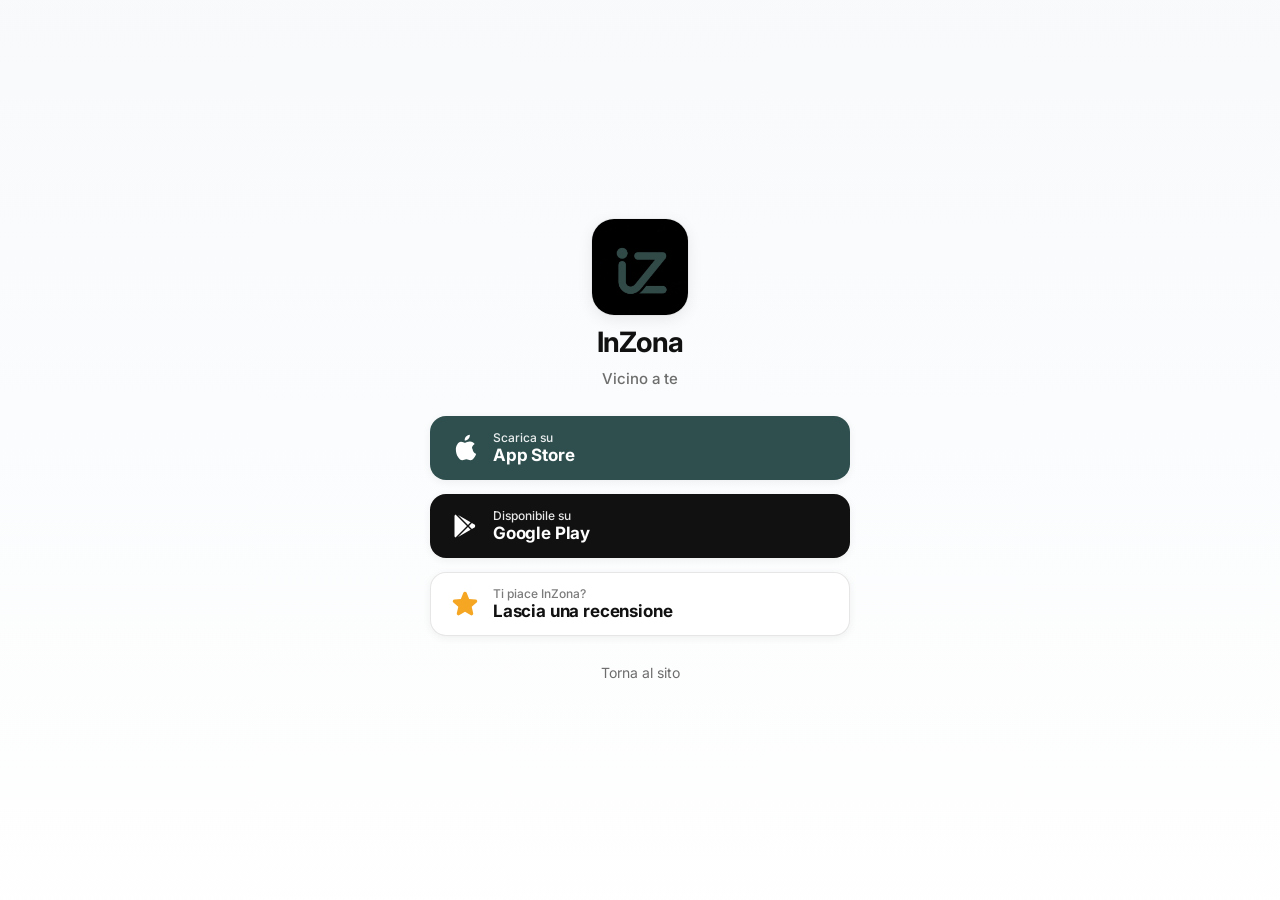
<file: download.html>
<!DOCTYPE html>
<html lang="it">
<head>
  <meta charset="UTF-8">
  <meta name="viewport" content="width=device-width, initial-scale=1.0">
  <title>Scarica InZona</title>
  <meta name="description" content="Scarica InZona su App Store o Google Play. Segnalazioni locali in tempo reale nella tua zona.">
  <meta name="robots" content="index, follow">
  <meta name="theme-color" content="#2F4F4F">

  <link rel="preconnect" href="https://fonts.googleapis.com">
  <link rel="preconnect" href="https://fonts.gstatic.com" crossorigin>
  <link href="https://fonts.googleapis.com/css2?family=Inter:wght@400;500;600;700;800&display=swap" rel="stylesheet">

  <meta property="og:type" content="website">
  <meta property="og:url" content="https://appinzona.com/download">
  <meta property="og:locale" content="it_IT">
  <meta property="og:site_name" content="InZona">
  <meta property="og:title" content="Scarica InZona">
  <meta property="og:description" content="Scarica InZona su App Store o Google Play. Segnalazioni locali in tempo reale nella tua zona.">

  <link rel="icon" type="image/png" sizes="32x32" href="favicon-32x32.png">
  <link rel="icon" type="image/png" sizes="16x16" href="favicon-16x16.png">
  <link rel="apple-touch-icon" sizes="180x180" href="apple-touch-icon.png">
  <link rel="stylesheet" href="style.css">
</head>
<body class="download-body">
  <div class="page-bg download-page-bg" aria-hidden="true"></div>

  <main class="download-page">
    <a class="download-logo" href="./" aria-label="InZona — torna al sito">
      <img
        class="download-logo__img"
        src="apple-touch-icon.png"
        width="96"
        height="96"
        alt=""
      >
      <span class="download-logo__name">InZona</span>
      <span class="download-logo__tagline">Vicino a te</span>
    </a>

    <div class="download-actions">
      <a
        id="btn-apple"
        class="download-btn download-btn--apple"
        href="https://apps.apple.com/it/app/inzona-vicino-a-te/id6765660950"
        rel="noopener"
      >
        <svg class="download-btn__icon" viewBox="0 0 384 512" aria-hidden="true">
          <path fill="currentColor" d="M318.7 268.7c-.2-36.7 16.4-64.4 50-84.8-18.8-26.9-47.2-41.7-84.7-44.6-35.5-2.8-74.3 20.7-88.5 20.7-15 0-49.4-19.7-76.4-19.7C63.3 141.2 25 223.8 25 272.7c0 38.7 7.2 110.9 45.6 157.9 17.9 24.2 41.5 51.4 71.5 50.8 29.4-.5 40.5-19.1 74.4-19.1 33.8 0 43.8 19.1 74.4 18.8 30.9-.3 52.7-26.8 71.3-51 23.1-32.5 32.5-64 33-65.5-2.9-1.3-64.5-24.7-65.1-98.1zM256.3 85.9c16.3-19.7 27.3-47.1 24.3-74.4-23.6 1-52.2 15.7-69.1 35.5-15.1 17.4-28.3 45.2-24.8 71.9 26.2 2 53.3-13.7 69.6-33.1z"/>
        </svg>
        <span class="download-btn__copy">
          <span class="download-btn__small">Scarica su</span>
          <span class="download-btn__large">App Store</span>
        </span>
      </a>

      <a
        id="btn-google"
        class="download-btn download-btn--google"
        href="https://play.google.com/store/apps/details?id=com.istant.app&pcampaignid=web_share"
        rel="noopener"
      >
        <svg class="download-btn__icon" viewBox="0 0 24 24" aria-hidden="true">
          <path fill="currentColor" d="M3,20.5V3.5C3,2.91 3.34,2.39 3.84,2.15L13.69,12L3.84,21.85C3.34,21.6 3,21.09 3,20.5Z"/>
          <path fill="currentColor" d="M16.81,15.12L6.05,21.34L14.54,12.85L16.81,15.12Z"/>
          <path fill="currentColor" d="M20.16,10.81C20.5,11.08 20.75,11.5 20.75,12C20.75,12.5 20.53,12.9 20.18,13.18L17.89,14.5L15.39,12L17.89,9.5L20.16,10.81Z"/>
          <path fill="currentColor" d="M6.05,2.66L16.81,8.88L14.54,11.15L6.05,2.66Z"/>
        </svg>
        <span class="download-btn__copy">
          <span class="download-btn__small">Disponibile su</span>
          <span class="download-btn__large">Google Play</span>
        </span>
      </a>

      <a
        id="btn-review"
        class="download-btn download-btn--review"
        href="#"
      >
        <svg class="download-btn__icon download-btn__icon--star" viewBox="0 0 256 256" aria-hidden="true">
          <path fill="currentColor" d="M234.29,114.85l-45,38.83L203,211.75a16.4,16.4,0,0,1-24.5,17.82L128,198.49,77.47,229.57A16.4,16.4,0,0,1,53,211.75l13.76-58.07-45-38.83A16.46,16.46,0,0,1,31.08,86l59-4.76,22.76-55.08a16.36,16.36,0,0,1,30.27,0l22.75,55.08,59,4.76a16.46,16.46,0,0,1,9.37,28.86Z"/>
        </svg>
        <span class="download-btn__copy">
          <span class="download-btn__small">Ti piace InZona?</span>
          <span class="download-btn__large">Lascia una recensione</span>
        </span>
      </a>
    </div>

    <p id="download-hint" class="download-hint" hidden></p>

    <p class="download-footer">
      <a href="./">Torna al sito</a>
    </p>
  </main>

  <script>
    (function () {
      var STORES = {
        apple: {
          downloadWeb: "https://apps.apple.com/it/app/inzona-vicino-a-te/id6765660950",
          downloadApp: "itms-apps://apps.apple.com/app/id6765660950",
          reviewWeb: "https://apps.apple.com/app/id6765660950?action=write-review",
          reviewApp: "itms-apps://itunes.apple.com/app/viewContentsUserReviews/id6765660950?action=write-review"
        },
        google: {
          downloadWeb: "https://play.google.com/store/apps/details?id=com.istant.app&pcampaignid=web_share",
          downloadApp: "market://details?id=com.istant.app",
          reviewWeb: "https://play.google.com/store/apps/details?id=com.istant.app&pcampaignid=web_share&showAllReviews=true",
          reviewApp: "market://details?id=com.istant.app&showAllReviews=true"
        }
      };

      var ua = navigator.userAgent || "";
      var isIOS = /iPad|iPhone|iPod/.test(ua) || (navigator.platform === "MacIntel" && navigator.maxTouchPoints > 1);
      var isAndroid = /Android/i.test(ua);
      var isMobile = isIOS || isAndroid;
      var platform = isIOS ? "apple" : isAndroid ? "google" : null;

      var btnApple = document.getElementById("btn-apple");
      var btnGoogle = document.getElementById("btn-google");
      var btnReview = document.getElementById("btn-review");
      var hint = document.getElementById("download-hint");

      function storeUrl(type, action) {
        var store = STORES[type];
        var key = action + (isMobile ? "App" : "Web");
        return store[key];
      }

      function openUrl(url, fallback) {
        if (isMobile && fallback) {
          window.location.href = url;
          setTimeout(function () {
            window.location.href = fallback;
          }, 1500);
          return;
        }
        window.location.href = url;
      }

      btnApple.href = storeUrl("apple", "download");
      btnGoogle.href = storeUrl("google", "download");

      btnReview.addEventListener("click", function (event) {
        event.preventDefault();
        if (platform === "apple") {
          openUrl(STORES.apple.reviewApp, STORES.apple.reviewWeb);
        } else if (platform === "google") {
          openUrl(STORES.google.reviewApp, STORES.google.reviewWeb);
        } else {
          var pick = window.confirm(
            "Su quale store hai scaricato InZona?\n\nOK = App Store (iPhone/iPad)\nAnnulla = Google Play (Android)"
          );
          window.location.href = pick
            ? STORES.apple.reviewWeb
            : STORES.google.reviewWeb;
        }
      });

      if (platform) {
        var storeName = platform === "apple" ? "App Store" : "Google Play";
        hint.hidden = false;
        hint.textContent = "Rilevato " + (platform === "apple" ? "iPhone/iPad" : "Android") + " — i link aprono " + storeName + ".";

        var params = new URLSearchParams(window.location.search);
        var shouldRedirect = params.get("stay") !== "1" && !sessionStorage.getItem("download-stay");
        var redirectTimer = null;

        if (shouldRedirect) {
          var redirectUrl = storeUrl(platform, "download");
          var fallback = STORES[platform].downloadWeb;
          hint.textContent = "Reindirizzamento a " + storeName + "…";

          var cancelLink = document.createElement("button");
          cancelLink.type = "button";
          cancelLink.className = "download-hint__cancel";
          cancelLink.textContent = "Resta qui";
          hint.appendChild(document.createTextNode(" "));
          hint.appendChild(cancelLink);

          cancelLink.addEventListener("click", function () {
            if (redirectTimer) {
              clearTimeout(redirectTimer);
              redirectTimer = null;
            }
            sessionStorage.setItem("download-stay", "1");
            hint.textContent = "Rilevato " + (platform === "apple" ? "iPhone/iPad" : "Android") + " — i link aprono " + storeName + ".";
            cancelLink.remove();
          });

          redirectTimer = setTimeout(function () {
            openUrl(redirectUrl, fallback);
          }, 1200);
        }
      }
    })();
  </script>
  <script
    data-goatcounter="https://inzona.goatcounter.com/count"
    async
    src="//gc.zgo.at/count.js"
  ></script>
</body>
</html>
</file>
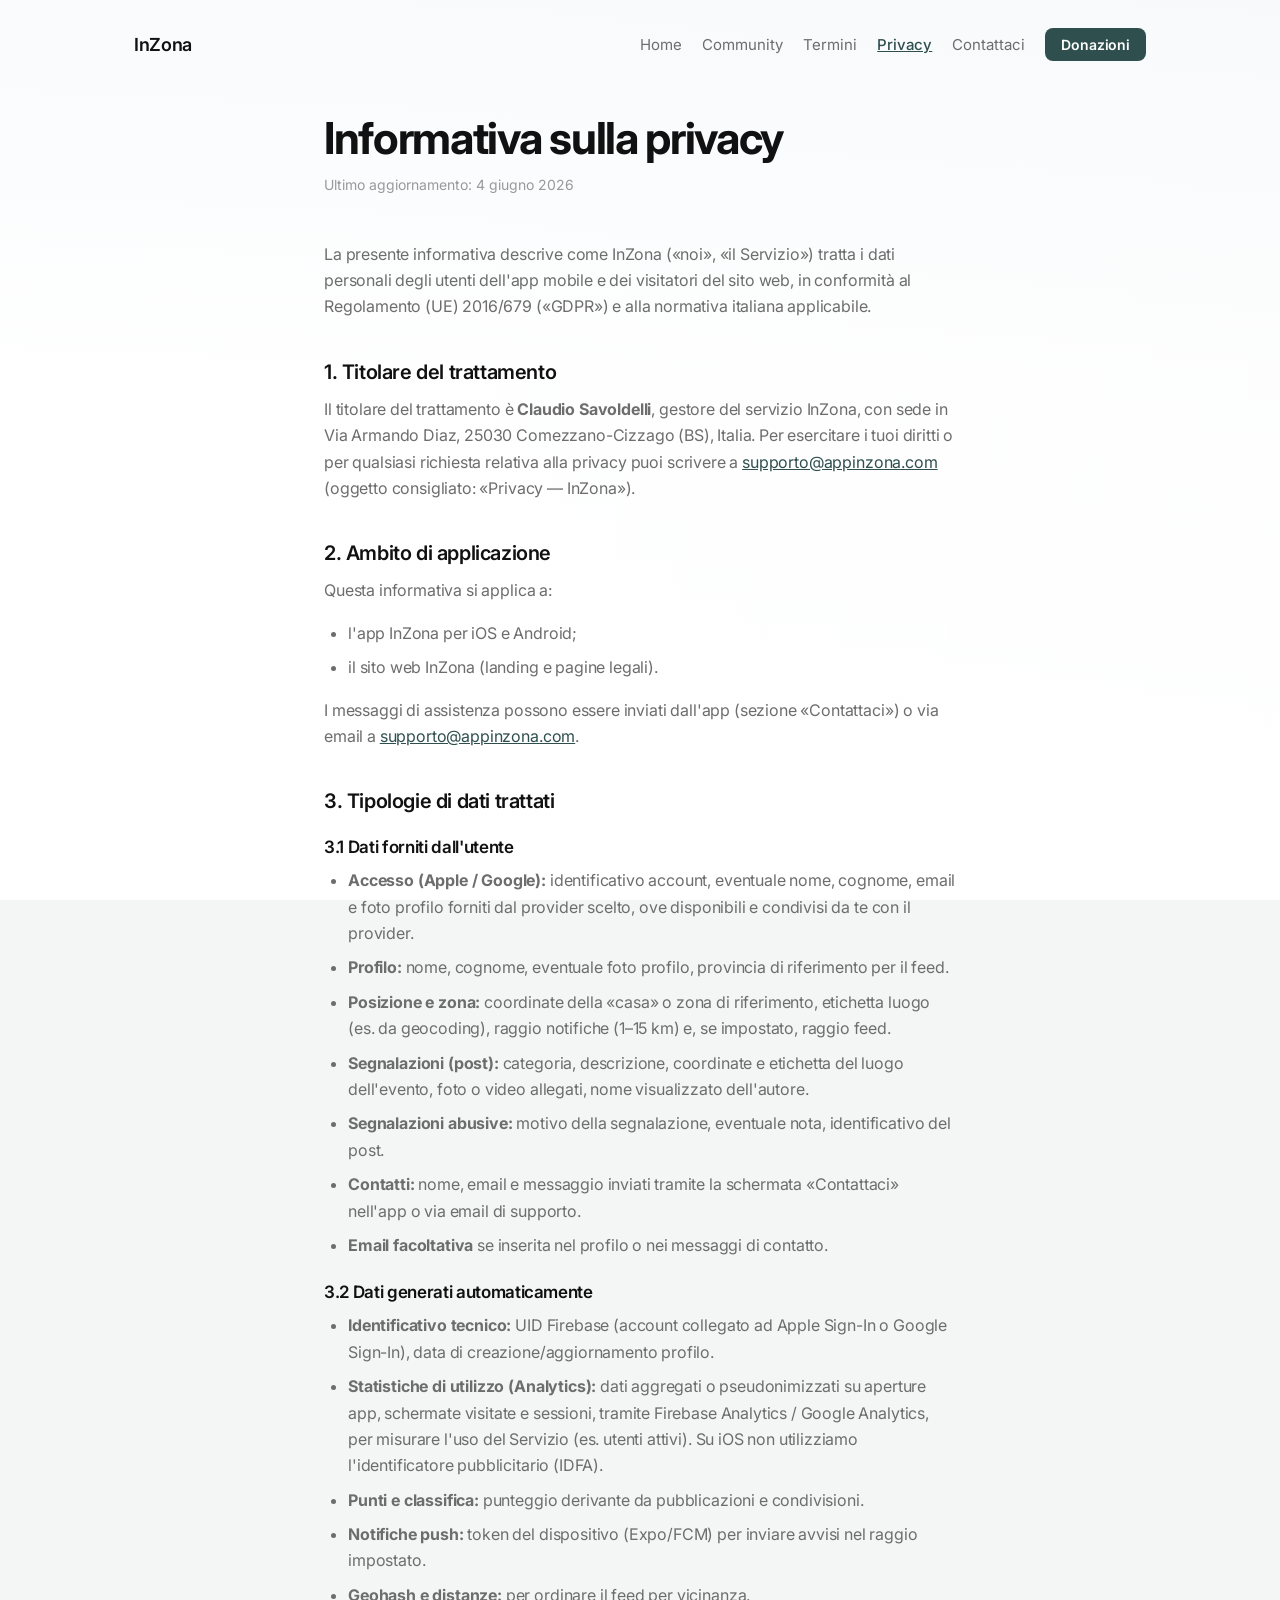
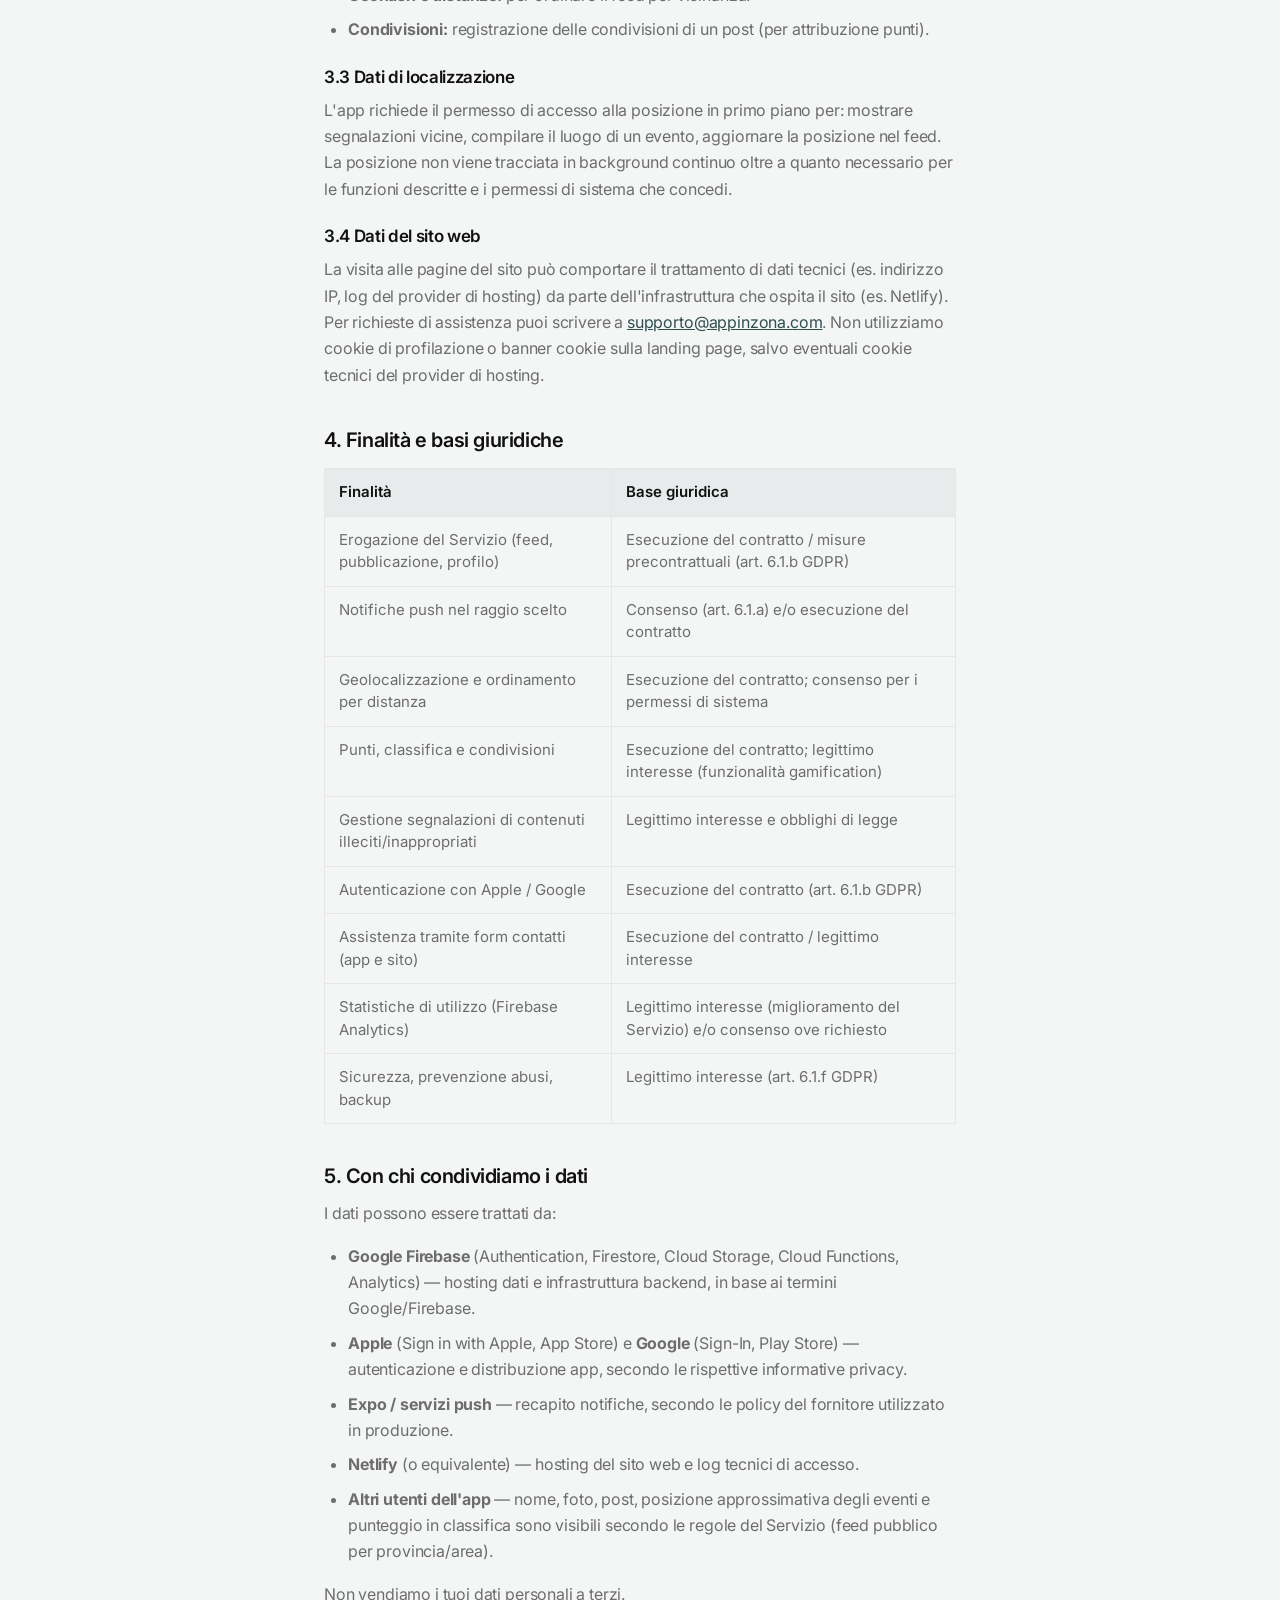
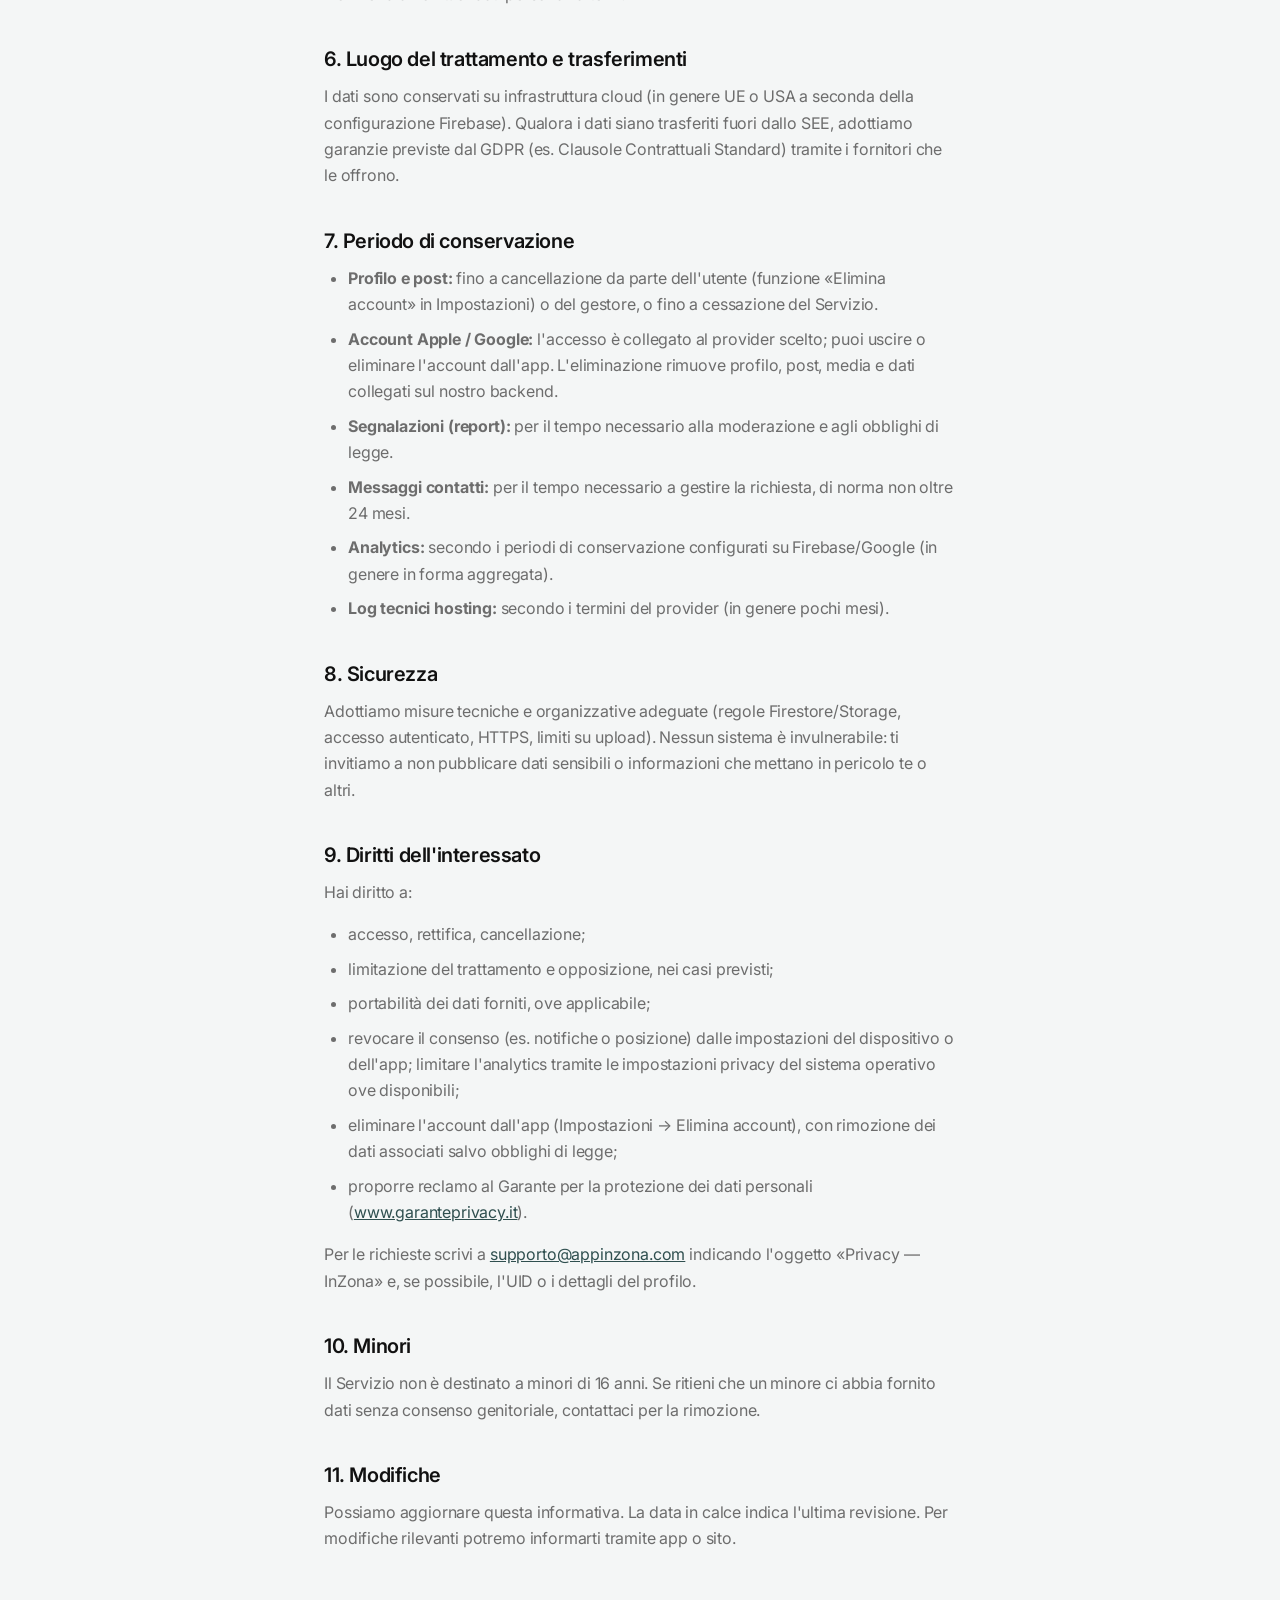
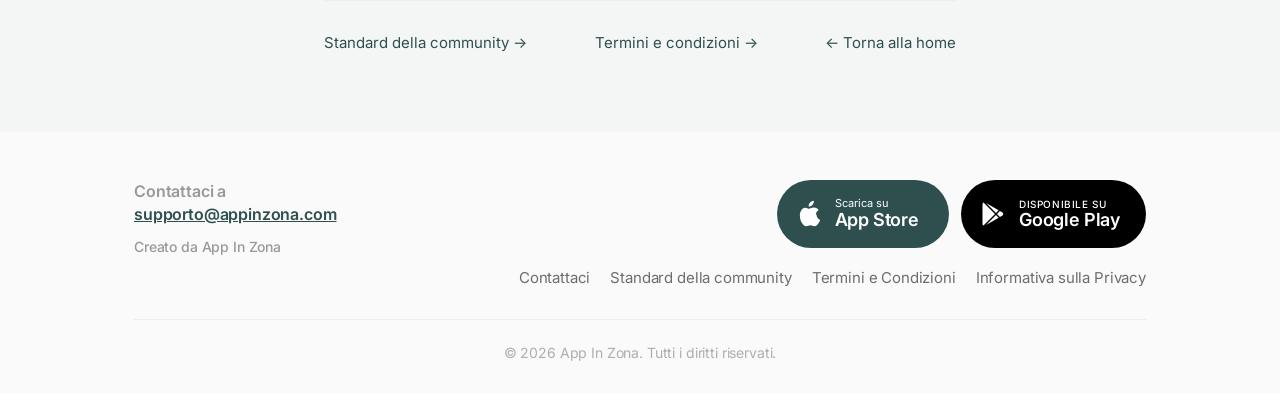
<file: privacy-policy.html>
<!DOCTYPE html>
<html lang="it">
<head>
  <meta charset="UTF-8">
  <meta name="viewport" content="width=device-width, initial-scale=1.0">
  <title>Informativa sulla privacy — InZona</title>
  <link rel="preconnect" href="https://fonts.googleapis.com">
  <link rel="preconnect" href="https://fonts.gstatic.com" crossorigin>
  <link href="https://fonts.googleapis.com/css2?family=Inter:wght@400;500;600;700;800&display=swap" rel="stylesheet">
  <link rel="stylesheet" href="style.css">
  <style>
    *,
    *::before,
    *::after {
      box-sizing: border-box;
      margin: 0;
      padding: 0;
    }

    :root {
      --page-max-width: 1140px;
      --page-gutter: 64px;
      --text-primary: #111111;
      --text-secondary: rgb(109, 109, 109);
      --text-muted: rgb(153, 153, 153);
      --accent: #2F4F4F;
    }

    body {
      min-height: 100vh;
      font-family: Inter, -apple-system, BlinkMacSystemFont, "Segoe UI", Roboto, Helvetica, Arial, sans-serif;
      background: #f4f6f6;
      color: var(--text-primary);
      -webkit-font-smoothing: antialiased;
      -moz-osx-font-smoothing: grayscale;
      text-rendering: optimizeLegibility;
    }

    .page-bg {
      position: fixed;
      inset: 0;
      z-index: -1;
      background-color: #eef0f0;
      background-image:
        linear-gradient(180deg, rgba(248, 250, 252, 0.92) 0%, rgba(255, 255, 255, 0.88) 42%, rgba(255, 255, 255, 0.96) 76%, #ffffff 100%),
        linear-gradient(90deg, rgba(255, 255, 255, 0.98) 0%, rgba(255, 255, 255, 0.82) 35%, rgba(255, 255, 255, 0.5) 58%, rgba(255, 255, 255, 0.15) 100%),
        url("https://images.unsplash.com/photo-1516589589049-c1339eb9fcb4?auto=format&fit=crop&w=2400&q=80");
      background-size: cover;
      background-position: left bottom;
      background-repeat: no-repeat;
      background-attachment: fixed;
    }

    .page-content {
      position: relative;
      z-index: 1;
    }

    .nav-container {
      display: flex;
      align-items: center;
      justify-content: space-between;
      gap: 24px;
      max-width: var(--page-max-width);
      margin: 0 auto;
      padding: 28px var(--page-gutter);
      min-height: 80px;
    }

    .nav-logo {
      flex-shrink: 0;
      text-decoration: none;
      color: inherit;
    }

    .nav-logo p {
      font-size: 18px;
      font-weight: 600;
      letter-spacing: -0.02em;
    }

    .nav-links {
      display: flex;
      align-items: center;
      flex-wrap: wrap;
      justify-content: flex-end;
      gap: 8px 20px;
    }

    .nav-link {
      font-size: 15px;
      color: var(--text-secondary);
      text-decoration: none;
      transition: color 0.2s ease;
    }

    .nav-link:hover,
    .nav-link[aria-current="page"] {
      color: var(--accent);
    }

    .nav-link[aria-current="page"] {
      font-weight: 500;
      text-decoration: underline;
    }

    .legal-main {
      max-width: 760px;
      margin: 0 auto;
      padding: 24px var(--page-gutter) 80px;
    }

    .legal-header {
      margin-bottom: 48px;
    }

    .legal-header h1 {
      font-size: clamp(32px, 4vw, 44px);
      font-weight: 700;
      letter-spacing: -0.03em;
      line-height: 1.15;
      margin-bottom: 12px;
    }

    .legal-meta {
      font-size: 14px;
      color: var(--text-muted);
    }

    .legal-intro {
      font-size: 16px;
      line-height: 1.65;
      color: var(--text-secondary);
      margin-bottom: 8px;
    }

    .legal-content h2 {
      font-size: 20px;
      font-weight: 600;
      letter-spacing: -0.02em;
      margin: 40px 0 12px;
      color: var(--text-primary);
    }

    .legal-content h3 {
      font-size: 17px;
      font-weight: 600;
      letter-spacing: -0.02em;
      margin: 24px 0 10px;
      color: var(--text-primary);
    }

    .legal-content p,
    .legal-content li {
      font-size: 16px;
      line-height: 1.65;
      color: var(--text-secondary);
      letter-spacing: -0.01em;
    }

    .legal-content p {
      margin-bottom: 16px;
    }

    .legal-content ul,
    .legal-content ol {
      margin: 0 0 16px 24px;
    }

    .legal-content li {
      margin-bottom: 8px;
    }

    .legal-content a {
      color: var(--accent);
      text-decoration: underline;
    }

    .legal-table-wrap {
      overflow-x: auto;
      margin: 16px 0 24px;
    }

    .legal-table {
      width: 100%;
      border-collapse: collapse;
      font-size: 15px;
    }

    .legal-table th,
    .legal-table td {
      padding: 12px 14px;
      text-align: left;
      vertical-align: top;
      border: 1px solid rgb(230, 230, 230);
      line-height: 1.5;
      color: var(--text-secondary);
    }

    .legal-table th {
      background: rgba(47, 79, 79, 0.06);
      color: var(--text-primary);
      font-weight: 600;
    }

    .legal-nav-links {
      display: flex;
      flex-wrap: wrap;
      justify-content: space-between;
      gap: 16px;
      margin-top: 48px;
      padding-top: 32px;
      border-top: 1px solid rgb(238, 238, 238);
    }

    .legal-nav-links a {
      font-size: 15px;
      color: var(--accent);
      text-decoration: none;
    }

    .legal-nav-links a:hover {
      text-decoration: underline;
    }

    @media (max-width: 768px) {
      :root {
        --page-gutter: 24px;
      }

      .nav-container {
        flex-direction: column;
        align-items: flex-start;
        padding: 16px var(--page-gutter);
      }

      .nav-links {
        justify-content: flex-start;
      }
    }
  </style>
</head>
<body>
  <div class="page-bg" aria-hidden="true"></div>
  <div class="page-content">
    <nav>
      <div class="nav-container">
        <a class="nav-logo" href="./">
          <p>InZona</p>
        </a>
        <div class="nav-links">
          <a class="nav-link" href="./">Home</a>
          <a class="nav-link" href="./standard-della-community.html">Community</a>
          <a class="nav-link" href="./termini-e-condizioni.html">Termini</a>
          <a class="nav-link" href="./privacy-policy.html" aria-current="page">Privacy</a>
          <a class="nav-link" href="mailto:supporto@appinzona.com">Contattaci</a>
          <a
            class="nav-link donate-btn"
            href="https://www.paypal.com/paypalme/SAVOLDELLIANDREA"
            target="_blank"
            rel="noopener"
          >
            Donazioni
          </a>
        </div>
      </div>
    </nav>

    <main class="legal-main">
      <header class="legal-header">
        <h1>Informativa sulla privacy</h1>
        <p class="legal-meta">Ultimo aggiornamento: 4 giugno 2026</p>
      </header>

      <div class="legal-content">
        <p class="legal-intro">
          La presente informativa descrive come InZona («noi», «il Servizio») tratta i dati personali
          degli utenti dell'app mobile e dei visitatori del sito web, in conformità al Regolamento (UE) 2016/679
          («GDPR») e alla normativa italiana applicabile.
        </p>

        <h2>1. Titolare del trattamento</h2>
        <p>
          Il titolare del trattamento è <strong>Claudio Savoldelli</strong>, gestore del servizio InZona,
          con sede in Via Armando Diaz, 25030 Comezzano-Cizzago (BS), Italia. Per esercitare i tuoi diritti
          o per qualsiasi richiesta relativa alla privacy puoi scrivere a
          <a href="mailto:supporto@appinzona.com?subject=Privacy%20%E2%80%94%20InZona">supporto@appinzona.com</a>
          (oggetto consigliato: «Privacy — InZona»).
        </p>

        <h2>2. Ambito di applicazione</h2>
        <p>Questa informativa si applica a:</p>
        <ul>
          <li>l'app InZona per iOS e Android;</li>
          <li>il sito web InZona (landing e pagine legali).</li>
        </ul>
        <p>
          I messaggi di assistenza possono essere inviati dall'app (sezione «Contattaci») o via email a
          <a href="mailto:supporto@appinzona.com">supporto@appinzona.com</a>.
        </p>

        <h2>3. Tipologie di dati trattati</h2>

        <h3>3.1 Dati forniti dall'utente</h3>
        <ul>
          <li><strong>Accesso (Apple / Google):</strong> identificativo account, eventuale nome, cognome, email e foto profilo forniti dal provider scelto, ove disponibili e condivisi da te con il provider.</li>
          <li><strong>Profilo:</strong> nome, cognome, eventuale foto profilo, provincia di riferimento per il feed.</li>
          <li><strong>Posizione e zona:</strong> coordinate della «casa» o zona di riferimento, etichetta luogo (es. da geocoding), raggio notifiche (1–15 km) e, se impostato, raggio feed.</li>
          <li><strong>Segnalazioni (post):</strong> categoria, descrizione, coordinate e etichetta del luogo dell'evento, foto o video allegati, nome visualizzato dell'autore.</li>
          <li><strong>Segnalazioni abusive:</strong> motivo della segnalazione, eventuale nota, identificativo del post.</li>
          <li><strong>Contatti:</strong> nome, email e messaggio inviati tramite la schermata «Contattaci» nell'app o via email di supporto.</li>
          <li><strong>Email facoltativa</strong> se inserita nel profilo o nei messaggi di contatto.</li>
        </ul>

        <h3>3.2 Dati generati automaticamente</h3>
        <ul>
          <li><strong>Identificativo tecnico:</strong> UID Firebase (account collegato ad Apple Sign-In o Google Sign-In), data di creazione/aggiornamento profilo.</li>
          <li><strong>Statistiche di utilizzo (Analytics):</strong> dati aggregati o pseudonimizzati su aperture app, schermate visitate e sessioni, tramite Firebase Analytics / Google Analytics, per misurare l'uso del Servizio (es. utenti attivi). Su iOS non utilizziamo l'identificatore pubblicitario (IDFA).</li>
          <li><strong>Punti e classifica:</strong> punteggio derivante da pubblicazioni e condivisioni.</li>
          <li><strong>Notifiche push:</strong> token del dispositivo (Expo/FCM) per inviare avvisi nel raggio impostato.</li>
          <li><strong>Geohash e distanze:</strong> per ordinare il feed per vicinanza.</li>
          <li><strong>Condivisioni:</strong> registrazione delle condivisioni di un post (per attribuzione punti).</li>
        </ul>

        <h3>3.3 Dati di localizzazione</h3>
        <p>
          L'app richiede il permesso di accesso alla posizione in primo piano per: mostrare segnalazioni vicine,
          compilare il luogo di un evento, aggiornare la posizione nel feed. La posizione non viene tracciata
          in background continuo oltre a quanto necessario per le funzioni descritte e i permessi di sistema che concedi.
        </p>

        <h3>3.4 Dati del sito web</h3>
        <p>
          La visita alle pagine del sito può comportare il trattamento di dati tecnici (es. indirizzo IP,
          log del provider di hosting) da parte dell'infrastruttura che ospita il sito (es. Netlify).
          Per richieste di assistenza puoi scrivere a
          <a href="mailto:supporto@appinzona.com">supporto@appinzona.com</a>.
          Non utilizziamo cookie di profilazione o banner cookie sulla landing page,
          salvo eventuali cookie tecnici del provider di hosting.
        </p>

        <h2>4. Finalità e basi giuridiche</h2>
        <div class="legal-table-wrap">
          <table class="legal-table">
            <thead>
              <tr>
                <th scope="col">Finalità</th>
                <th scope="col">Base giuridica</th>
              </tr>
            </thead>
            <tbody>
              <tr>
                <td>Erogazione del Servizio (feed, pubblicazione, profilo)</td>
                <td>Esecuzione del contratto / misure precontrattuali (art. 6.1.b GDPR)</td>
              </tr>
              <tr>
                <td>Notifiche push nel raggio scelto</td>
                <td>Consenso (art. 6.1.a) e/o esecuzione del contratto</td>
              </tr>
              <tr>
                <td>Geolocalizzazione e ordinamento per distanza</td>
                <td>Esecuzione del contratto; consenso per i permessi di sistema</td>
              </tr>
              <tr>
                <td>Punti, classifica e condivisioni</td>
                <td>Esecuzione del contratto; legittimo interesse (funzionalità gamification)</td>
              </tr>
              <tr>
                <td>Gestione segnalazioni di contenuti illeciti/inappropriati</td>
                <td>Legittimo interesse e obblighi di legge</td>
              </tr>
              <tr>
                <td>Autenticazione con Apple / Google</td>
                <td>Esecuzione del contratto (art. 6.1.b GDPR)</td>
              </tr>
              <tr>
                <td>Assistenza tramite form contatti (app e sito)</td>
                <td>Esecuzione del contratto / legittimo interesse</td>
              </tr>
              <tr>
                <td>Statistiche di utilizzo (Firebase Analytics)</td>
                <td>Legittimo interesse (miglioramento del Servizio) e/o consenso ove richiesto</td>
              </tr>
              <tr>
                <td>Sicurezza, prevenzione abusi, backup</td>
                <td>Legittimo interesse (art. 6.1.f GDPR)</td>
              </tr>
            </tbody>
          </table>
        </div>

        <h2>5. Con chi condividiamo i dati</h2>
        <p>I dati possono essere trattati da:</p>
        <ul>
          <li><strong>Google Firebase</strong> (Authentication, Firestore, Cloud Storage, Cloud Functions, Analytics) — hosting dati e infrastruttura backend, in base ai termini Google/Firebase.</li>
          <li><strong>Apple</strong> (Sign in with Apple, App Store) e <strong>Google</strong> (Sign-In, Play Store) — autenticazione e distribuzione app, secondo le rispettive informative privacy.</li>
          <li><strong>Expo / servizi push</strong> — recapito notifiche, secondo le policy del fornitore utilizzato in produzione.</li>
          <li><strong>Netlify</strong> (o equivalente) — hosting del sito web e log tecnici di accesso.</li>
          <li><strong>Altri utenti dell'app</strong> — nome, foto, post, posizione approssimativa degli eventi e punteggio in classifica sono visibili secondo le regole del Servizio (feed pubblico per provincia/area).</li>
        </ul>
        <p>Non vendiamo i tuoi dati personali a terzi.</p>

        <h2>6. Luogo del trattamento e trasferimenti</h2>
        <p>
          I dati sono conservati su infrastruttura cloud (in genere UE o USA a seconda della configurazione Firebase).
          Qualora i dati siano trasferiti fuori dallo SEE, adottiamo garanzie previste dal GDPR (es. Clausole Contrattuali Standard)
          tramite i fornitori che le offrono.
        </p>

        <h2>7. Periodo di conservazione</h2>
        <ul>
          <li><strong>Profilo e post:</strong> fino a cancellazione da parte dell'utente (funzione «Elimina account» in Impostazioni) o del gestore, o fino a cessazione del Servizio.</li>
          <li><strong>Account Apple / Google:</strong> l'accesso è collegato al provider scelto; puoi uscire o eliminare l'account dall'app. L'eliminazione rimuove profilo, post, media e dati collegati sul nostro backend.</li>
          <li><strong>Segnalazioni (report):</strong> per il tempo necessario alla moderazione e agli obblighi di legge.</li>
          <li><strong>Messaggi contatti:</strong> per il tempo necessario a gestire la richiesta, di norma non oltre 24 mesi.</li>
          <li><strong>Analytics:</strong> secondo i periodi di conservazione configurati su Firebase/Google (in genere in forma aggregata).</li>
          <li><strong>Log tecnici hosting:</strong> secondo i termini del provider (in genere pochi mesi).</li>
        </ul>

        <h2>8. Sicurezza</h2>
        <p>
          Adottiamo misure tecniche e organizzative adeguate (regole Firestore/Storage, accesso autenticato, HTTPS, limiti su upload).
          Nessun sistema è invulnerabile: ti invitiamo a non pubblicare dati sensibili o informazioni che mettano in pericolo te o altri.
        </p>

        <h2>9. Diritti dell'interessato</h2>
        <p>Hai diritto a:</p>
        <ul>
          <li>accesso, rettifica, cancellazione;</li>
          <li>limitazione del trattamento e opposizione, nei casi previsti;</li>
          <li>portabilità dei dati forniti, ove applicabile;</li>
          <li>revocare il consenso (es. notifiche o posizione) dalle impostazioni del dispositivo o dell'app; limitare l'analytics tramite le impostazioni privacy del sistema operativo ove disponibili;</li>
          <li>eliminare l'account dall'app (Impostazioni → Elimina account), con rimozione dei dati associati salvo obblighi di legge;</li>
          <li>proporre reclamo al Garante per la protezione dei dati personali (<a href="https://www.garanteprivacy.it" rel="noopener">www.garanteprivacy.it</a>).</li>
        </ul>
        <p>
          Per le richieste scrivi a
          <a href="mailto:supporto@appinzona.com?subject=Privacy%20%E2%80%94%20InZona">supporto@appinzona.com</a>
          indicando l'oggetto «Privacy — InZona» e, se possibile, l'UID o i dettagli del profilo.
        </p>

        <h2>10. Minori</h2>
        <p>
          Il Servizio non è destinato a minori di 16 anni. Se ritieni che un minore ci abbia fornito dati
          senza consenso genitoriale, contattaci per la rimozione.
        </p>

        <h2>11. Modifiche</h2>
        <p>
          Possiamo aggiornare questa informativa. La data in calce indica l'ultima revisione.
          Per modifiche rilevanti potremo informarti tramite app o sito.
        </p>

        <nav class="legal-nav-links" aria-label="Collegamenti legali">
          <a href="./standard-della-community.html">Standard della community →</a>
          <a href="./termini-e-condizioni.html">Termini e condizioni →</a>
          <a href="./">← Torna alla home</a>
        </nav>
      </div>
    </main>

    <footer class="site-footer">
      <div class="footer-container">
        <div class="footer-top">
          <div class="footer-contact">
            <div>
              <h4>Contattaci a</h4>
              <h4>
                <a href="mailto:supporto@appinzona.com" target="_blank" rel="noopener">supporto@appinzona.com</a>
              </h4>
            </div>
            <p class="footer-credit">Creato da App In Zona</p>
          </div>

          <div class="footer-nav-list">
            <div class="footer-store-badges">
              <a
                class="store-btn store-btn--apple"
                href="https://apps.apple.com/it/app/inzona-vicino-a-te/id6765660950"
                target="_blank"
                rel="noopener"
                aria-label="Scarica su App Store"
              >
                <svg class="store-btn__icon" viewBox="0 0 384 512" aria-hidden="true">
                  <path fill="currentColor" d="M318.7 268.7c-.2-36.7 16.4-64.4 50-84.8-18.8-26.9-47.2-41.7-84.7-44.6-35.5-2.8-74.3 20.7-88.5 20.7-15 0-49.4-19.7-76.4-19.7C63.3 141.2 25 223.8 25 272.7c0 38.7 7.2 110.9 45.6 157.9 17.9 24.2 41.5 51.4 71.5 50.8 29.4-.5 40.5-19.1 74.4-19.1 33.8 0 43.8 19.1 74.4 18.8 30.9-.3 52.7-26.8 71.3-51 23.1-32.5 32.5-64 33-65.5-2.9-1.3-64.5-24.7-65.1-98.1zM256.3 85.9c16.3-19.7 27.3-47.1 24.3-74.4-23.6 1-52.2 15.7-69.1 35.5-15.1 17.4-28.3 45.2-24.8 71.9 26.2 2 53.3-13.7 69.6-33.1z"/>
                </svg>
                <span class="store-btn__copy">
                  <span class="store-btn__small">Scarica su</span>
                  <span class="store-btn__large">App Store</span>
                </span>
              </a>
              <a
                class="store-btn store-btn--google"
                href="https://play.google.com/store/apps/details?id=com.istant.app&pcampaignid=web_share"
                target="_blank"
                rel="noopener"
                aria-label="Scaricala su Google Play"
              >
                <svg class="store-btn__icon" viewBox="0 0 24 24" aria-hidden="true">
                  <path fill="currentColor" d="M3,20.5V3.5C3,2.91 3.34,2.39 3.84,2.15L13.69,12L3.84,21.85C3.34,21.6 3,21.09 3,20.5Z"/>
                  <path fill="currentColor" d="M16.81,15.12L6.05,21.34L14.54,12.85L16.81,15.12Z"/>
                  <path fill="currentColor" d="M20.16,10.81C20.5,11.08 20.75,11.5 20.75,12C20.75,12.5 20.53,12.9 20.18,13.18L17.89,14.5L15.39,12L17.89,9.5L20.16,10.81Z"/>
                  <path fill="currentColor" d="M6.05,2.66L16.81,8.88L14.54,11.15L6.05,2.66Z"/>
                </svg>
                <span class="store-btn__copy">
                  <span class="store-btn__small">DISPONIBILE SU</span>
                  <span class="store-btn__large">Google Play</span>
                </span>
              </a>
            </div>

            <nav class="footer-links">
              <a href="mailto:supporto@appinzona.com" rel="noopener">Contattaci</a>
              <a href="./standard-della-community.html">Standard della community</a>
              <a href="./termini-e-condizioni.html">Termini e Condizioni</a>
              <a href="./privacy-policy.html">Informativa sulla Privacy</a>
            </nav>
          </div>
        </div>

        <div class="footer-divider"></div>

        <p class="footer-copyright">© 2026 App In Zona. Tutti i diritti riservati.</p>
      </div>
    </footer>
  </div>
</body>
</html>
</file>
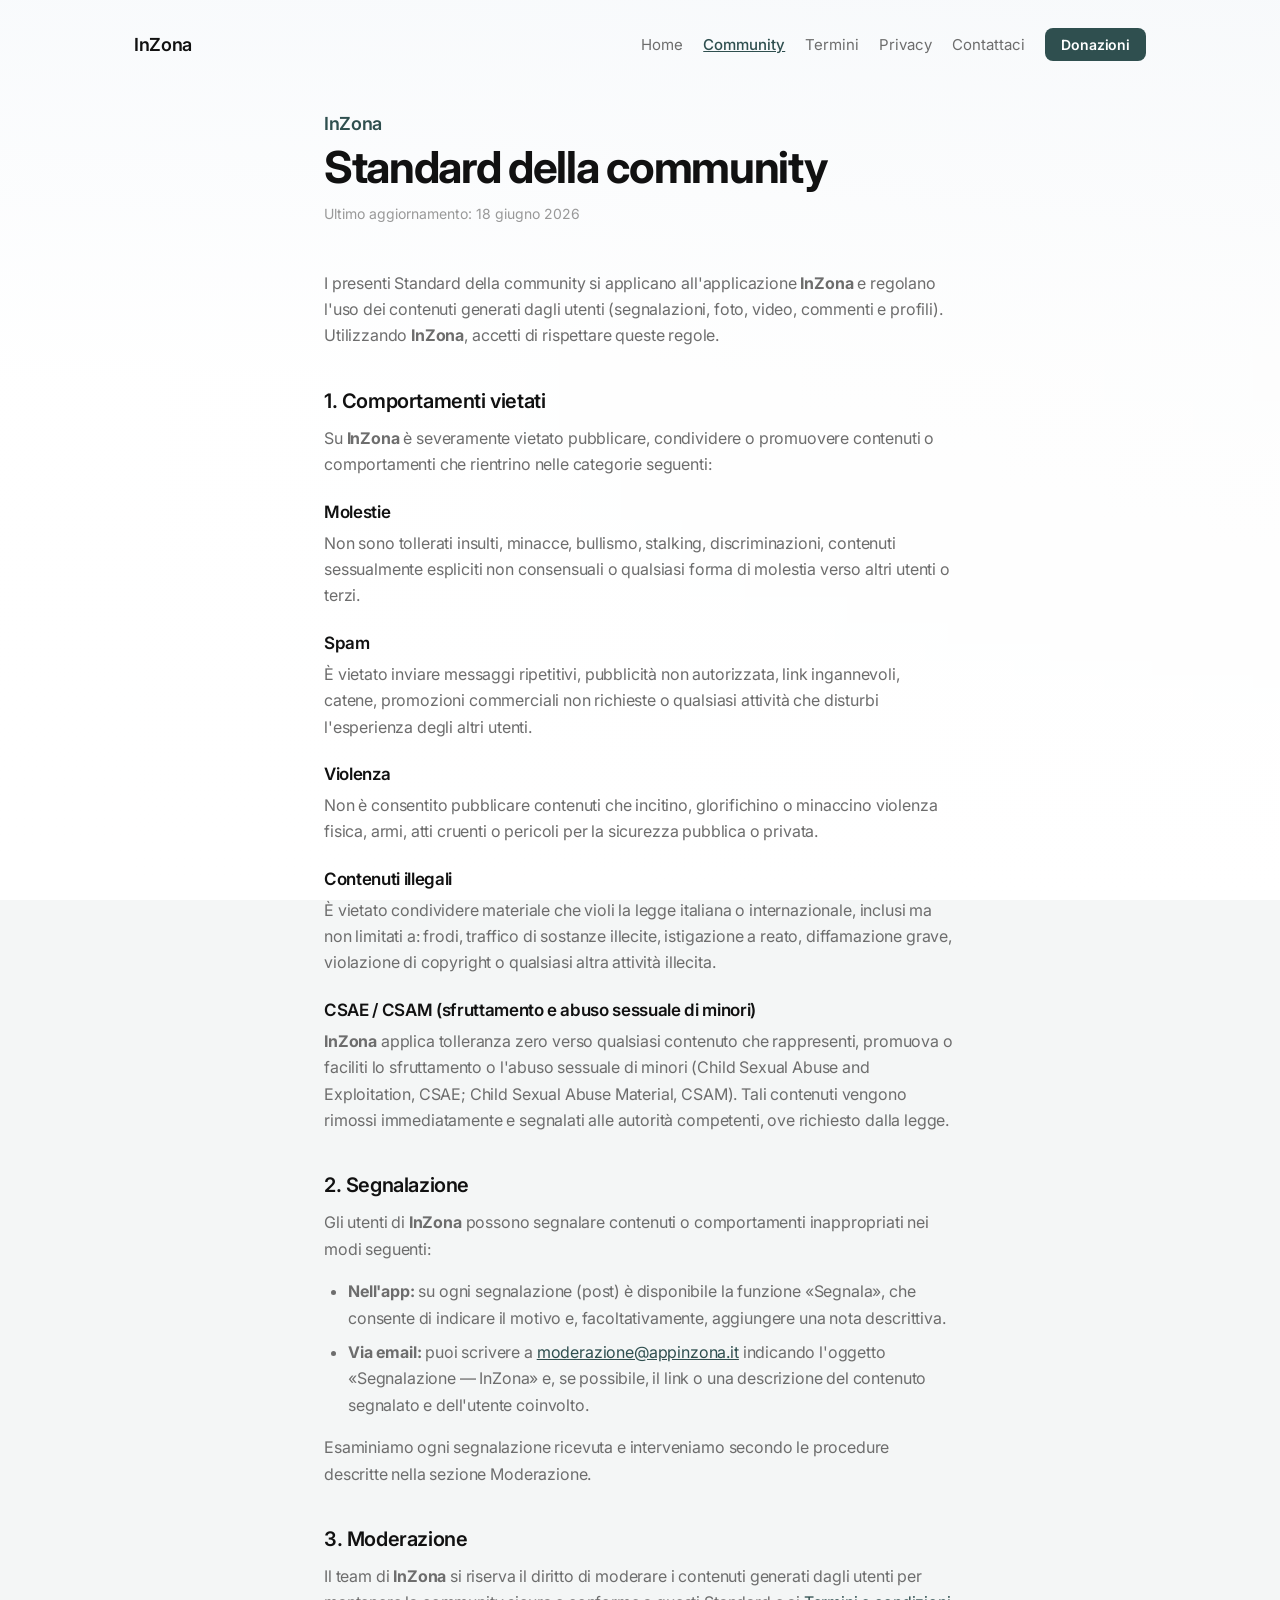
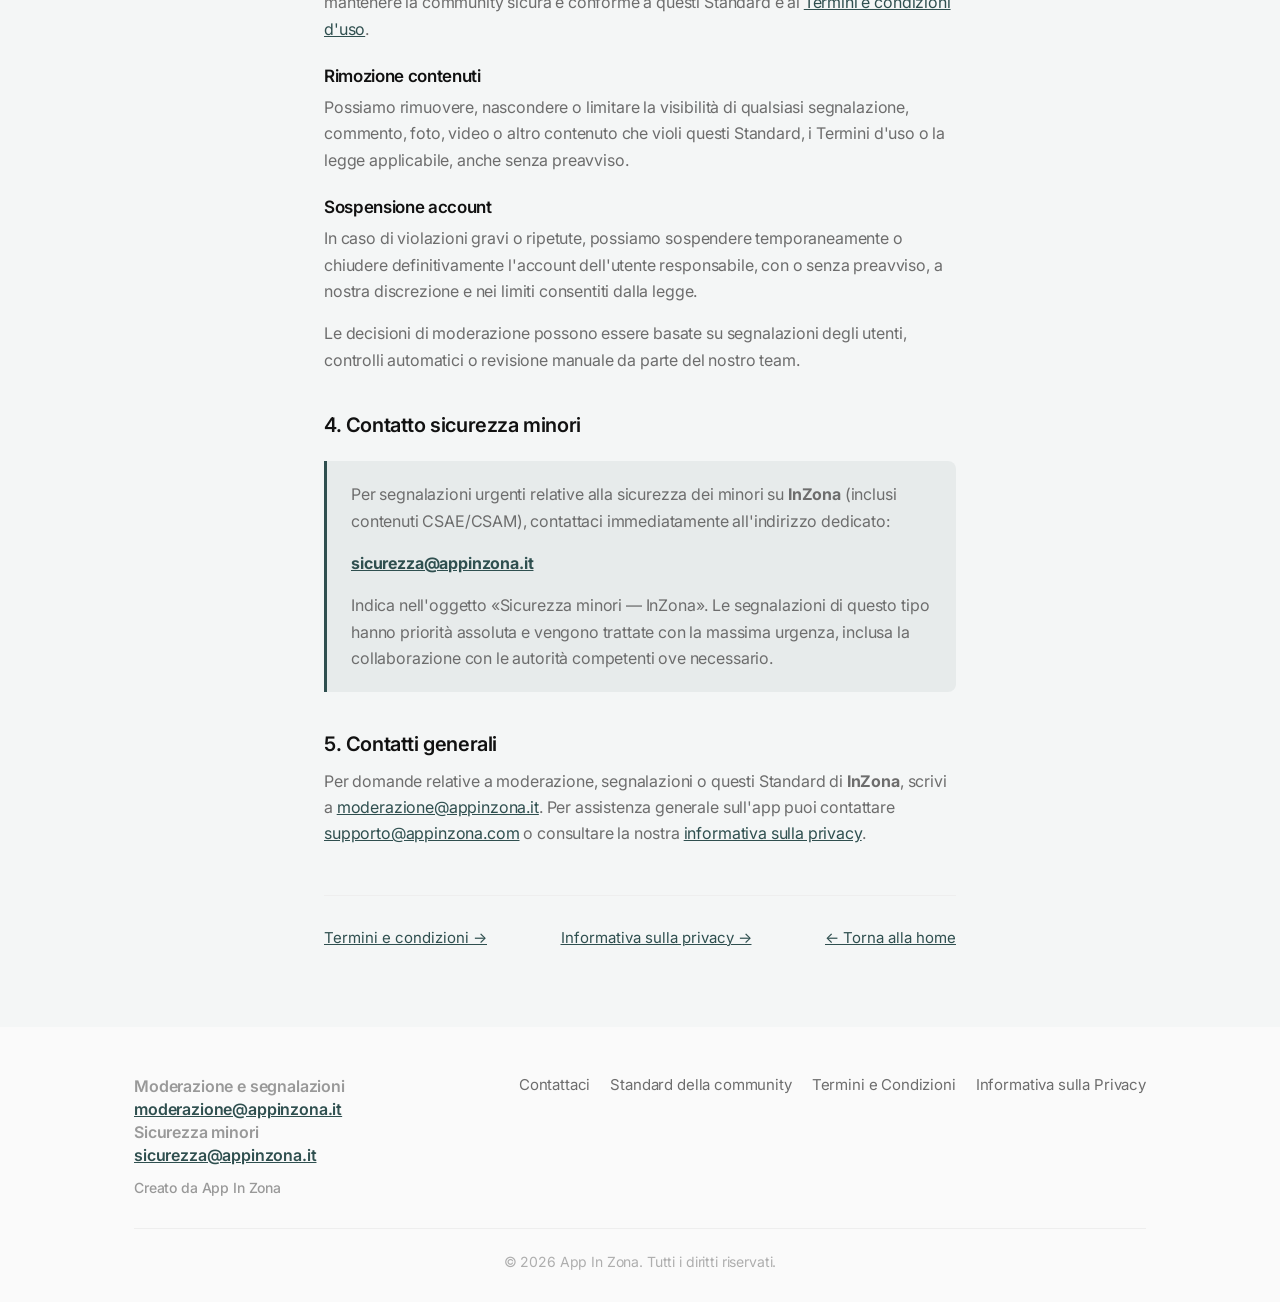
<file: standard-della-community.html>
<!DOCTYPE html>
<html lang="it">
<head>
  <meta charset="UTF-8">
  <meta name="viewport" content="width=device-width, initial-scale=1.0">
  <title>Standard della community — InZona</title>
  <link rel="preconnect" href="https://fonts.googleapis.com">
  <link rel="preconnect" href="https://fonts.gstatic.com" crossorigin>
  <link href="https://fonts.googleapis.com/css2?family=Inter:wght@400;500;600;700;800&display=swap" rel="stylesheet">
  <link rel="stylesheet" href="style.css">
  <style>
    *,
    *::before,
    *::after {
      box-sizing: border-box;
      margin: 0;
      padding: 0;
    }

    :root {
      --page-max-width: 1140px;
      --page-gutter: 64px;
      --text-primary: #111111;
      --text-secondary: rgb(109, 109, 109);
      --text-muted: rgb(153, 153, 153);
      --accent: #2F4F4F;
    }

    body {
      min-height: 100vh;
      font-family: Inter, -apple-system, BlinkMacSystemFont, "Segoe UI", Roboto, Helvetica, Arial, sans-serif;
      background: #f4f6f6;
      color: var(--text-primary);
      -webkit-font-smoothing: antialiased;
      -moz-osx-font-smoothing: grayscale;
      text-rendering: optimizeLegibility;
    }

    .page-bg {
      position: fixed;
      inset: 0;
      z-index: -1;
      background-color: #eef0f0;
      background-image:
        linear-gradient(180deg, rgba(248, 250, 252, 0.92) 0%, rgba(255, 255, 255, 0.88) 42%, rgba(255, 255, 255, 0.96) 76%, #ffffff 100%),
        linear-gradient(90deg, rgba(255, 255, 255, 0.98) 0%, rgba(255, 255, 255, 0.82) 35%, rgba(255, 255, 255, 0.5) 58%, rgba(255, 255, 255, 0.15) 100%),
        url("https://images.unsplash.com/photo-1516589589049-c1339eb9fcb4?auto=format&fit=crop&w=2400&q=80");
      background-size: cover;
      background-position: left bottom;
      background-repeat: no-repeat;
      background-attachment: fixed;
    }

    .page-content {
      position: relative;
      z-index: 1;
    }

    .nav-container {
      display: flex;
      align-items: center;
      justify-content: space-between;
      gap: 24px;
      max-width: var(--page-max-width);
      margin: 0 auto;
      padding: 28px var(--page-gutter);
      min-height: 80px;
    }

    .nav-logo {
      flex-shrink: 0;
      text-decoration: none;
      color: inherit;
    }

    .nav-logo p {
      font-size: 18px;
      font-weight: 600;
      letter-spacing: -0.02em;
    }

    .nav-links {
      display: flex;
      align-items: center;
      flex-wrap: wrap;
      justify-content: flex-end;
      gap: 8px 20px;
    }

    .nav-link {
      font-size: 15px;
      color: var(--text-secondary);
      text-decoration: none;
      transition: color 0.2s ease;
    }

    .nav-link:hover,
    .nav-link[aria-current="page"] {
      color: var(--accent);
    }

    .nav-link[aria-current="page"] {
      font-weight: 500;
      text-decoration: underline;
    }

    .legal-nav-links {
      display: flex;
      flex-wrap: wrap;
      justify-content: space-between;
      gap: 16px;
      margin-top: 48px;
      padding-top: 32px;
      border-top: 1px solid rgb(238, 238, 238);
    }

    .legal-nav-links a {
      font-size: 15px;
      color: var(--accent);
      text-decoration: none;
    }

    .legal-nav-links a:hover {
      text-decoration: underline;
    }

    .legal-main {
      max-width: 760px;
      margin: 0 auto;
      padding: 24px var(--page-gutter) 80px;
    }

    .legal-header {
      margin-bottom: 48px;
    }

    .legal-header h1 {
      font-size: clamp(32px, 4vw, 44px);
      font-weight: 700;
      letter-spacing: -0.03em;
      line-height: 1.15;
      margin-bottom: 12px;
    }

    .legal-app-name {
      font-size: 18px;
      font-weight: 600;
      color: var(--accent);
      margin-bottom: 8px;
      letter-spacing: -0.02em;
    }

    .legal-meta {
      font-size: 14px;
      color: var(--text-muted);
    }

    .legal-content h2 {
      font-size: 20px;
      font-weight: 600;
      letter-spacing: -0.02em;
      margin: 40px 0 12px;
      color: var(--text-primary);
    }

    .legal-content h2:first-child {
      margin-top: 0;
    }

    .legal-content h3 {
      font-size: 17px;
      font-weight: 600;
      letter-spacing: -0.02em;
      margin: 24px 0 8px;
      color: var(--text-primary);
    }

    .legal-content p,
    .legal-content li {
      font-size: 16px;
      line-height: 1.65;
      color: var(--text-secondary);
      letter-spacing: -0.01em;
    }

    .legal-content p {
      margin-bottom: 16px;
    }

    .legal-content ul,
    .legal-content ol {
      margin: 0 0 16px 24px;
    }

    .legal-content li {
      margin-bottom: 8px;
    }

    .legal-content a {
      color: var(--accent);
      text-decoration: underline;
    }

    .legal-highlight {
      margin: 24px 0;
      padding: 20px 24px;
      background: rgba(47, 79, 79, 0.06);
      border-left: 3px solid var(--accent);
      border-radius: 0 8px 8px 0;
    }

    .legal-highlight p:last-child {
      margin-bottom: 0;
    }

    @media (max-width: 768px) {
      :root {
        --page-gutter: 24px;
      }

      .nav-container {
        flex-direction: column;
        align-items: flex-start;
        padding: 16px var(--page-gutter);
      }

      .nav-links {
        justify-content: flex-start;
      }
    }
  </style>
</head>
<body>
  <div class="page-bg" aria-hidden="true"></div>
  <div class="page-content">
    <nav>
      <div class="nav-container">
        <a class="nav-logo" href="./">
          <p>InZona</p>
        </a>
        <div class="nav-links">
          <a class="nav-link" href="./">Home</a>
          <a class="nav-link" href="./standard-della-community.html" aria-current="page">Community</a>
          <a class="nav-link" href="./termini-e-condizioni.html">Termini</a>
          <a class="nav-link" href="./privacy-policy.html">Privacy</a>
          <a class="nav-link" href="mailto:supporto@appinzona.com">Contattaci</a>
          <a
            class="nav-link donate-btn"
            href="https://www.paypal.com/paypalme/SAVOLDELLIANDREA"
            target="_blank"
            rel="noopener"
          >
            Donazioni
          </a>
        </div>
      </div>
    </nav>

    <main class="legal-main">
      <header class="legal-header">
        <p class="legal-app-name">InZona</p>
        <h1>Standard della community</h1>
        <p class="legal-meta">Ultimo aggiornamento: 18 giugno 2026</p>
      </header>

      <div class="legal-content">
        <p>
          I presenti Standard della community si applicano all'applicazione <strong>InZona</strong>
          e regolano l'uso dei contenuti generati dagli utenti (segnalazioni, foto, video, commenti
          e profili). Utilizzando <strong>InZona</strong>, accetti di rispettare queste regole.
        </p>

        <h2>1. Comportamenti vietati</h2>
        <p>
          Su <strong>InZona</strong> è severamente vietato pubblicare, condividere o promuovere contenuti
          o comportamenti che rientrino nelle categorie seguenti:
        </p>

        <h3>Molestie</h3>
        <p>
          Non sono tollerati insulti, minacce, bullismo, stalking, discriminazioni, contenuti sessualmente
          espliciti non consensuali o qualsiasi forma di molestia verso altri utenti o terzi.
        </p>

        <h3>Spam</h3>
        <p>
          È vietato inviare messaggi ripetitivi, pubblicità non autorizzata, link ingannevoli, catene,
          promozioni commerciali non richieste o qualsiasi attività che disturbi l'esperienza degli altri utenti.
        </p>

        <h3>Violenza</h3>
        <p>
          Non è consentito pubblicare contenuti che incitino, glorifichino o minaccino violenza fisica,
          armi, atti cruenti o pericoli per la sicurezza pubblica o privata.
        </p>

        <h3>Contenuti illegali</h3>
        <p>
          È vietato condividere materiale che violi la legge italiana o internazionale, inclusi ma non limitati a:
          frodi, traffico di sostanze illecite, istigazione a reato, diffamazione grave, violazione di copyright
          o qualsiasi altra attività illecita.
        </p>

        <h3>CSAE / CSAM (sfruttamento e abuso sessuale di minori)</h3>
        <p>
          <strong>InZona</strong> applica tolleranza zero verso qualsiasi contenuto che rappresenti,
          promuova o faciliti lo sfruttamento o l'abuso sessuale di minori (Child Sexual Abuse and Exploitation,
          CSAE; Child Sexual Abuse Material, CSAM). Tali contenuti vengono rimossi immediatamente e segnalati
          alle autorità competenti, ove richiesto dalla legge.
        </p>

        <h2>2. Segnalazione</h2>
        <p>
          Gli utenti di <strong>InZona</strong> possono segnalare contenuti o comportamenti inappropriati nei modi seguenti:
        </p>
        <ul>
          <li>
            <strong>Nell'app:</strong> su ogni segnalazione (post) è disponibile la funzione «Segnala»,
            che consente di indicare il motivo e, facoltativamente, aggiungere una nota descrittiva.
          </li>
          <li>
            <strong>Via email:</strong> puoi scrivere a
            <a href="mailto:moderazione@appinzona.it?subject=Segnalazione%20%E2%80%94%20InZona">moderazione@appinzona.it</a>
            indicando l'oggetto «Segnalazione — InZona» e, se possibile, il link o una descrizione del contenuto
            segnalato e dell'utente coinvolto.
          </li>
        </ul>
        <p>
          Esaminiamo ogni segnalazione ricevuta e interveniamo secondo le procedure descritte nella sezione Moderazione.
        </p>

        <h2>3. Moderazione</h2>
        <p>
          Il team di <strong>InZona</strong> si riserva il diritto di moderare i contenuti generati dagli utenti
          per mantenere la community sicura e conforme a questi Standard e ai
          <a href="./termini-e-condizioni.html">Termini e condizioni d'uso</a>.
        </p>

        <h3>Rimozione contenuti</h3>
        <p>
          Possiamo rimuovere, nascondere o limitare la visibilità di qualsiasi segnalazione, commento, foto,
          video o altro contenuto che violi questi Standard, i Termini d'uso o la legge applicabile,
          anche senza preavviso.
        </p>

        <h3>Sospensione account</h3>
        <p>
          In caso di violazioni gravi o ripetute, possiamo sospendere temporaneamente o chiudere
          definitivamente l'account dell'utente responsabile, con o senza preavviso, a nostra discrezione
          e nei limiti consentiti dalla legge.
        </p>
        <p>
          Le decisioni di moderazione possono essere basate su segnalazioni degli utenti, controlli automatici
          o revisione manuale da parte del nostro team.
        </p>

        <h2>4. Contatto sicurezza minori</h2>
        <div class="legal-highlight">
          <p>
            Per segnalazioni urgenti relative alla sicurezza dei minori su <strong>InZona</strong>
            (inclusi contenuti CSAE/CSAM), contattaci immediatamente all'indirizzo dedicato:
          </p>
          <p>
            <strong>
              <a href="mailto:sicurezza@appinzona.it?subject=Sicurezza%20minori%20%E2%80%94%20InZona">sicurezza@appinzona.it</a>
            </strong>
          </p>
          <p>
            Indica nell'oggetto «Sicurezza minori — InZona». Le segnalazioni di questo tipo hanno priorità
            assoluta e vengono trattate con la massima urgenza, inclusa la collaborazione con le autorità
            competenti ove necessario.
          </p>
        </div>

        <h2>5. Contatti generali</h2>
        <p>
          Per domande relative a moderazione, segnalazioni o questi Standard di <strong>InZona</strong>,
          scrivi a
          <a href="mailto:moderazione@appinzona.it">moderazione@appinzona.it</a>.
          Per assistenza generale sull'app puoi contattare
          <a href="mailto:supporto@appinzona.com">supporto@appinzona.com</a>
          o consultare la nostra
          <a href="./privacy-policy.html">informativa sulla privacy</a>.
        </p>

        <nav class="legal-nav-links" aria-label="Collegamenti legali">
          <a href="./termini-e-condizioni.html">Termini e condizioni →</a>
          <a href="./privacy-policy.html">Informativa sulla privacy →</a>
          <a href="./">← Torna alla home</a>
        </nav>
      </div>
    </main>

    <footer class="site-footer">
      <div class="footer-container">
        <div class="footer-top">
          <div class="footer-contact">
            <div>
              <h4>Moderazione e segnalazioni</h4>
              <h4><a href="mailto:moderazione@appinzona.it">moderazione@appinzona.it</a></h4>
              <h4>Sicurezza minori</h4>
              <h4><a href="mailto:sicurezza@appinzona.it">sicurezza@appinzona.it</a></h4>
            </div>
            <p class="footer-credit">Creato da App In Zona</p>
          </div>
          <nav class="footer-links">
            <a href="mailto:supporto@appinzona.com">Contattaci</a>
            <a href="./standard-della-community.html">Standard della community</a>
            <a href="./termini-e-condizioni.html">Termini e Condizioni</a>
            <a href="./privacy-policy.html">Informativa sulla Privacy</a>
          </nav>
        </div>
        <div class="footer-divider"></div>
        <p class="footer-copyright">© 2026 App In Zona. Tutti i diritti riservati.</p>
      </div>
    </footer>
  </div>
</body>
</html>
</file>
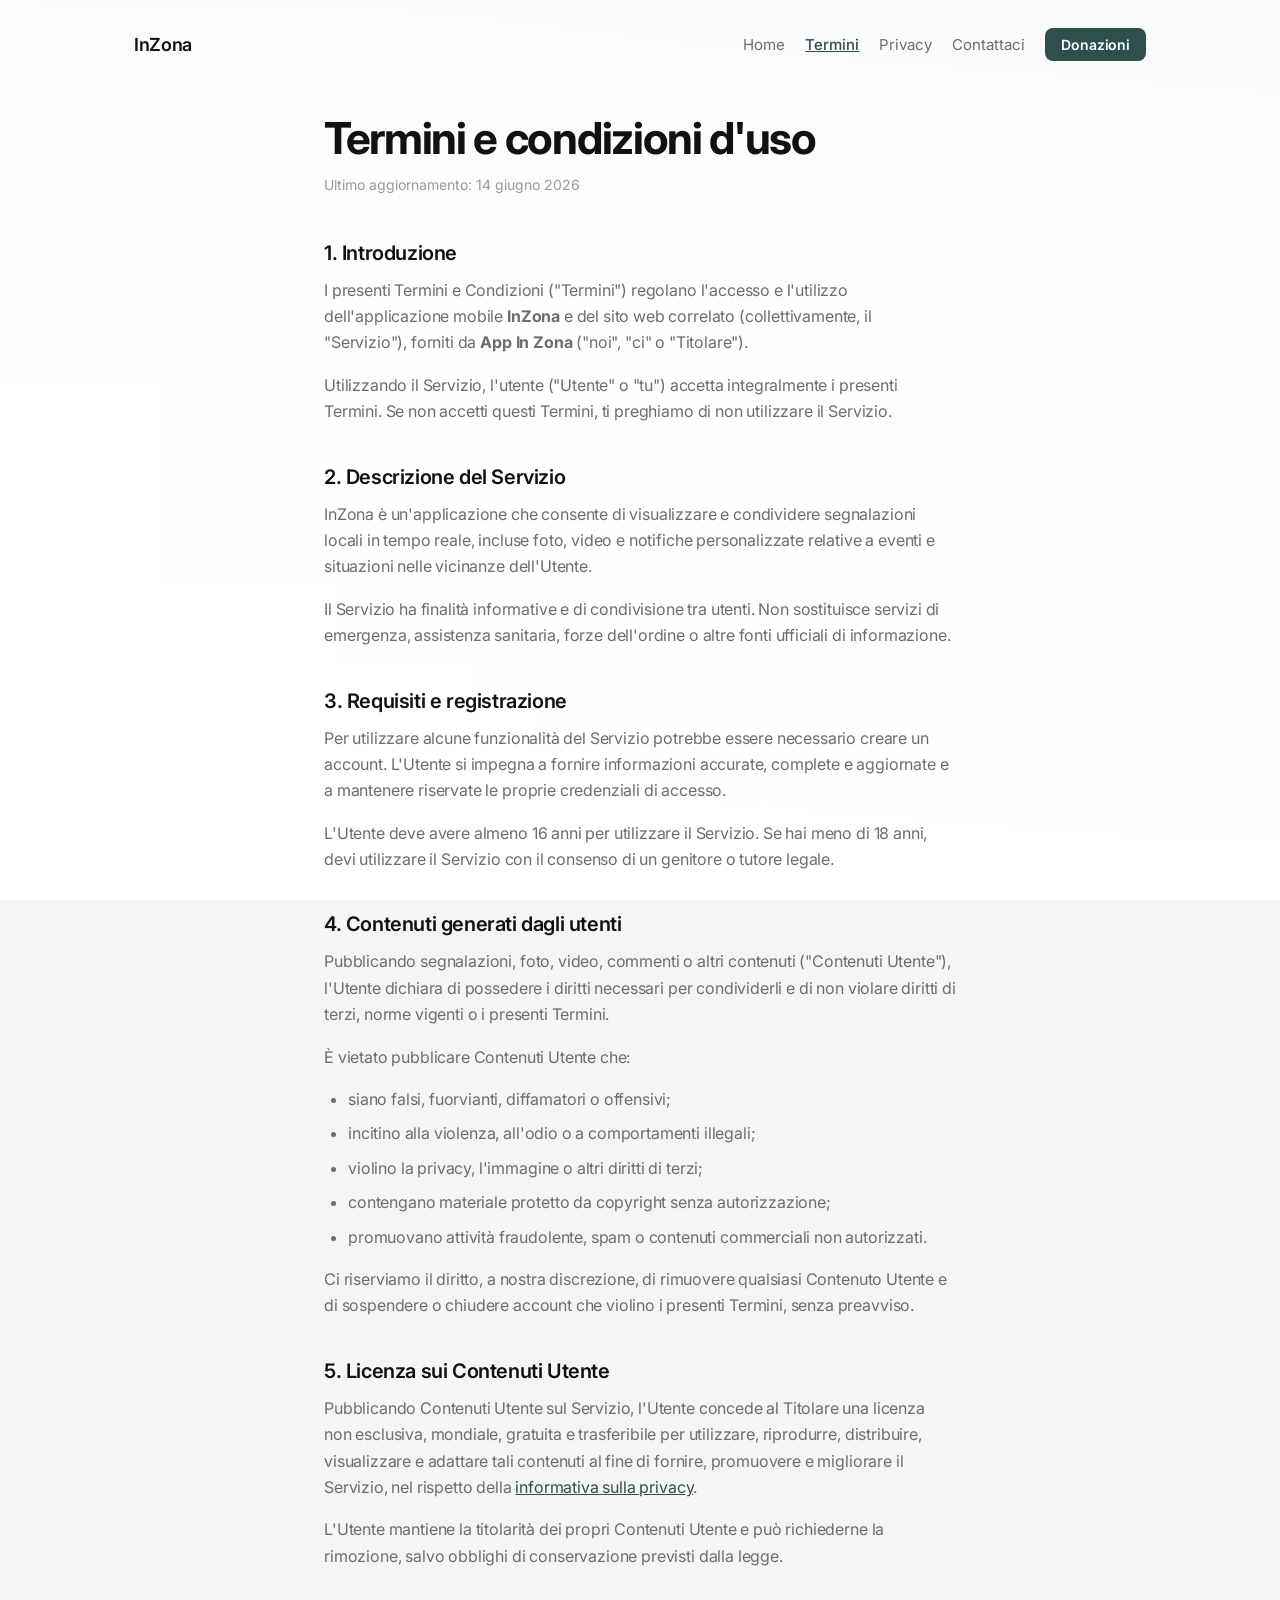
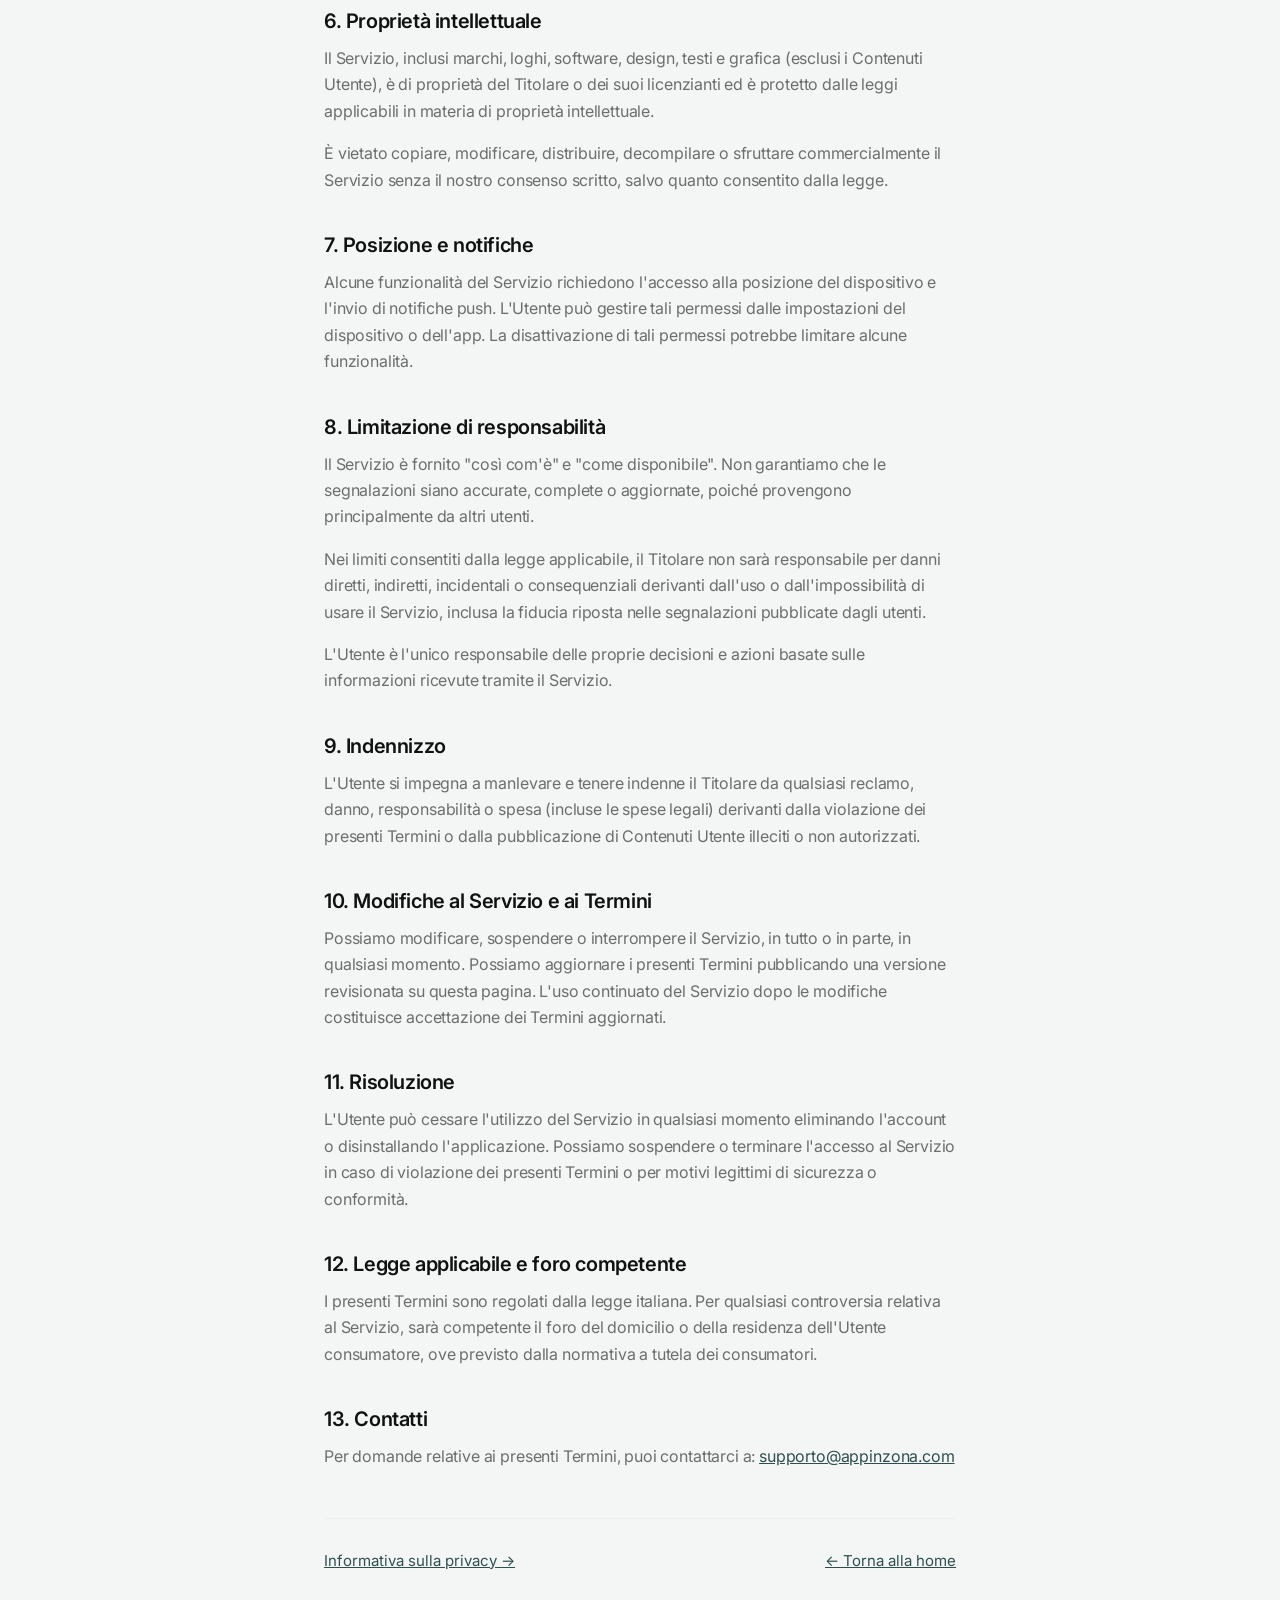
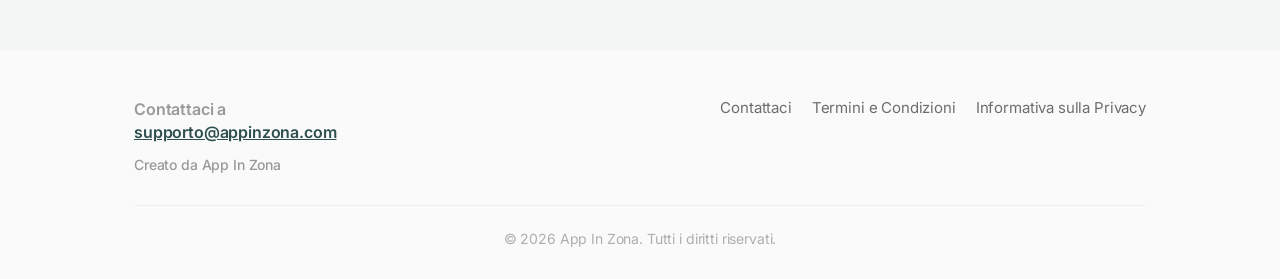
<file: termini-e-condizioni.html>
<!DOCTYPE html>
<html lang="it">
<head>
  <meta charset="UTF-8">
  <meta name="viewport" content="width=device-width, initial-scale=1.0">
  <title>Termini e condizioni d'uso — InZona</title>
  <link rel="preconnect" href="https://fonts.googleapis.com">
  <link rel="preconnect" href="https://fonts.gstatic.com" crossorigin>
  <link href="https://fonts.googleapis.com/css2?family=Inter:wght@400;500;600;700;800&display=swap" rel="stylesheet">
  <link rel="stylesheet" href="style.css">
  <style>
    *,
    *::before,
    *::after {
      box-sizing: border-box;
      margin: 0;
      padding: 0;
    }

    :root {
      --page-max-width: 1140px;
      --page-gutter: 64px;
      --text-primary: #111111;
      --text-secondary: rgb(109, 109, 109);
      --text-muted: rgb(153, 153, 153);
      --accent: #2F4F4F;
    }

    body {
      min-height: 100vh;
      font-family: Inter, -apple-system, BlinkMacSystemFont, "Segoe UI", Roboto, Helvetica, Arial, sans-serif;
      background: #f4f6f6;
      color: var(--text-primary);
      -webkit-font-smoothing: antialiased;
      -moz-osx-font-smoothing: grayscale;
      text-rendering: optimizeLegibility;
    }

    .page-bg {
      position: fixed;
      inset: 0;
      z-index: -1;
      background-color: #eef0f0;
      background-image:
        linear-gradient(180deg, rgba(248, 250, 252, 0.92) 0%, rgba(255, 255, 255, 0.88) 42%, rgba(255, 255, 255, 0.96) 76%, #ffffff 100%),
        linear-gradient(90deg, rgba(255, 255, 255, 0.98) 0%, rgba(255, 255, 255, 0.82) 35%, rgba(255, 255, 255, 0.5) 58%, rgba(255, 255, 255, 0.15) 100%),
        url("https://images.unsplash.com/photo-1516589589049-c1339eb9fcb4?auto=format&fit=crop&w=2400&q=80");
      background-size: cover;
      background-position: left bottom;
      background-repeat: no-repeat;
      background-attachment: fixed;
    }

    .page-content {
      position: relative;
      z-index: 1;
    }

    .nav-container {
      display: flex;
      align-items: center;
      justify-content: space-between;
      gap: 24px;
      max-width: var(--page-max-width);
      margin: 0 auto;
      padding: 28px var(--page-gutter);
      min-height: 80px;
    }

    .nav-logo {
      flex-shrink: 0;
      text-decoration: none;
      color: inherit;
    }

    .nav-logo p {
      font-size: 18px;
      font-weight: 600;
      letter-spacing: -0.02em;
    }

    .nav-links {
      display: flex;
      align-items: center;
      flex-wrap: wrap;
      justify-content: flex-end;
      gap: 8px 20px;
    }

    .nav-link {
      font-size: 15px;
      color: var(--text-secondary);
      text-decoration: none;
      transition: color 0.2s ease;
    }

    .nav-link:hover,
    .nav-link[aria-current="page"] {
      color: var(--accent);
    }

    .nav-link[aria-current="page"] {
      font-weight: 500;
      text-decoration: underline;
    }

    .legal-nav-links {
      display: flex;
      flex-wrap: wrap;
      justify-content: space-between;
      gap: 16px;
      margin-top: 48px;
      padding-top: 32px;
      border-top: 1px solid rgb(238, 238, 238);
    }

    .legal-nav-links a {
      font-size: 15px;
      color: var(--accent);
      text-decoration: none;
    }

    .legal-nav-links a:hover {
      text-decoration: underline;
    }

    .legal-main {
      max-width: 760px;
      margin: 0 auto;
      padding: 24px var(--page-gutter) 80px;
    }

    .legal-header {
      margin-bottom: 48px;
    }

    .legal-header h1 {
      font-size: clamp(32px, 4vw, 44px);
      font-weight: 700;
      letter-spacing: -0.03em;
      line-height: 1.15;
      margin-bottom: 12px;
    }

    .legal-meta {
      font-size: 14px;
      color: var(--text-muted);
    }

    .legal-intro {
      font-size: 16px;
      line-height: 1.65;
      color: var(--text-secondary);
      margin-bottom: 8px;
    }

    .legal-content h2 {
      font-size: 20px;
      font-weight: 600;
      letter-spacing: -0.02em;
      margin: 40px 0 12px;
      color: var(--text-primary);
    }

    .legal-content h2:first-child {
      margin-top: 0;
    }

    .legal-content p,
    .legal-content li {
      font-size: 16px;
      line-height: 1.65;
      color: var(--text-secondary);
      letter-spacing: -0.01em;
    }

    .legal-content p {
      margin-bottom: 16px;
    }

    .legal-content ul,
    .legal-content ol {
      margin: 0 0 16px 24px;
    }

    .legal-content li {
      margin-bottom: 8px;
    }

    .legal-content a {
      color: var(--accent);
      text-decoration: underline;
    }

    @media (max-width: 768px) {
      :root {
        --page-gutter: 24px;
      }

      .nav-container {
        flex-direction: column;
        align-items: flex-start;
        padding: 16px var(--page-gutter);
      }

      .nav-links {
        justify-content: flex-start;
      }
    }
  </style>
</head>
<body>
  <div class="page-bg" aria-hidden="true"></div>
  <div class="page-content">
    <nav>
      <div class="nav-container">
        <a class="nav-logo" href="./">
          <p>InZona</p>
        </a>
        <div class="nav-links">
          <a class="nav-link" href="./">Home</a>
          <a class="nav-link" href="./termini-e-condizioni.html" aria-current="page">Termini</a>
          <a class="nav-link" href="./privacy-policy.html">Privacy</a>
          <a class="nav-link" href="mailto:supporto@appinzona.com">Contattaci</a>
          <a
            class="nav-link donate-btn"
            href="https://www.paypal.com/paypalme/SAVOLDELLIANDREA"
            target="_blank"
            rel="noopener"
          >
            Donazioni
          </a>
        </div>
      </div>
    </nav>

    <main class="legal-main">
      <header class="legal-header">
        <h1>Termini e condizioni d'uso</h1>
        <p class="legal-meta">Ultimo aggiornamento: 14 giugno 2026</p>
      </header>

      <div class="legal-content">
        <h2>1. Introduzione</h2>
        <p>
          I presenti Termini e Condizioni ("Termini") regolano l'accesso e l'utilizzo dell'applicazione mobile
          <strong>InZona</strong> e del sito web correlato (collettivamente, il "Servizio"), forniti da
          <strong>App In Zona</strong> ("noi", "ci" o "Titolare").
        </p>
        <p>
          Utilizzando il Servizio, l'utente ("Utente" o "tu") accetta integralmente i presenti Termini.
          Se non accetti questi Termini, ti preghiamo di non utilizzare il Servizio.
        </p>

        <h2>2. Descrizione del Servizio</h2>
        <p>
          InZona è un'applicazione che consente di visualizzare e condividere segnalazioni locali in tempo reale,
          incluse foto, video e notifiche personalizzate relative a eventi e situazioni nelle vicinanze dell'Utente.
        </p>
        <p>
          Il Servizio ha finalità informative e di condivisione tra utenti. Non sostituisce servizi di emergenza,
          assistenza sanitaria, forze dell'ordine o altre fonti ufficiali di informazione.
        </p>

        <h2>3. Requisiti e registrazione</h2>
        <p>
          Per utilizzare alcune funzionalità del Servizio potrebbe essere necessario creare un account.
          L'Utente si impegna a fornire informazioni accurate, complete e aggiornate e a mantenere riservate
          le proprie credenziali di accesso.
        </p>
        <p>
          L'Utente deve avere almeno 16 anni per utilizzare il Servizio. Se hai meno di 18 anni,
          devi utilizzare il Servizio con il consenso di un genitore o tutore legale.
        </p>

        <h2>4. Contenuti generati dagli utenti</h2>
        <p>
          Pubblicando segnalazioni, foto, video, commenti o altri contenuti ("Contenuti Utente"),
          l'Utente dichiara di possedere i diritti necessari per condividerli e di non violare diritti
          di terzi, norme vigenti o i presenti Termini.
        </p>
        <p>È vietato pubblicare Contenuti Utente che:</p>
        <ul>
          <li>siano falsi, fuorvianti, diffamatori o offensivi;</li>
          <li>incitino alla violenza, all'odio o a comportamenti illegali;</li>
          <li>violino la privacy, l'immagine o altri diritti di terzi;</li>
          <li>contengano materiale protetto da copyright senza autorizzazione;</li>
          <li>promuovano attività fraudolente, spam o contenuti commerciali non autorizzati.</li>
        </ul>
        <p>
          Ci riserviamo il diritto, a nostra discrezione, di rimuovere qualsiasi Contenuto Utente
          e di sospendere o chiudere account che violino i presenti Termini, senza preavviso.
        </p>

        <h2>5. Licenza sui Contenuti Utente</h2>
        <p>
          Pubblicando Contenuti Utente sul Servizio, l'Utente concede al Titolare una licenza non esclusiva,
          mondiale, gratuita e trasferibile per utilizzare, riprodurre, distribuire, visualizzare e adattare
          tali contenuti al fine di fornire, promuovere e migliorare il Servizio, nel rispetto della
          <a href="./privacy-policy.html">informativa sulla privacy</a>.
        </p>
        <p>
          L'Utente mantiene la titolarità dei propri Contenuti Utente e può richiederne la rimozione,
          salvo obblighi di conservazione previsti dalla legge.
        </p>

        <h2>6. Proprietà intellettuale</h2>
        <p>
          Il Servizio, inclusi marchi, loghi, software, design, testi e grafica (esclusi i Contenuti Utente),
          è di proprietà del Titolare o dei suoi licenzianti ed è protetto dalle leggi applicabili
          in materia di proprietà intellettuale.
        </p>
        <p>
          È vietato copiare, modificare, distribuire, decompilare o sfruttare commercialmente il Servizio
          senza il nostro consenso scritto, salvo quanto consentito dalla legge.
        </p>

        <h2>7. Posizione e notifiche</h2>
        <p>
          Alcune funzionalità del Servizio richiedono l'accesso alla posizione del dispositivo e l'invio
          di notifiche push. L'Utente può gestire tali permessi dalle impostazioni del dispositivo o dell'app.
          La disattivazione di tali permessi potrebbe limitare alcune funzionalità.
        </p>

        <h2>8. Limitazione di responsabilità</h2>
        <p>
          Il Servizio è fornito "così com'è" e "come disponibile". Non garantiamo che le segnalazioni
          siano accurate, complete o aggiornate, poiché provengono principalmente da altri utenti.
        </p>
        <p>
          Nei limiti consentiti dalla legge applicabile, il Titolare non sarà responsabile per danni diretti,
          indiretti, incidentali o consequenziali derivanti dall'uso o dall'impossibilità di usare il Servizio,
          inclusa la fiducia riposta nelle segnalazioni pubblicate dagli utenti.
        </p>
        <p>
          L'Utente è l'unico responsabile delle proprie decisioni e azioni basate sulle informazioni
          ricevute tramite il Servizio.
        </p>

        <h2>9. Indennizzo</h2>
        <p>
          L'Utente si impegna a manlevare e tenere indenne il Titolare da qualsiasi reclamo, danno,
          responsabilità o spesa (incluse le spese legali) derivanti dalla violazione dei presenti Termini
          o dalla pubblicazione di Contenuti Utente illeciti o non autorizzati.
        </p>

        <h2>10. Modifiche al Servizio e ai Termini</h2>
        <p>
          Possiamo modificare, sospendere o interrompere il Servizio, in tutto o in parte, in qualsiasi momento.
          Possiamo aggiornare i presenti Termini pubblicando una versione revisionata su questa pagina.
          L'uso continuato del Servizio dopo le modifiche costituisce accettazione dei Termini aggiornati.
        </p>

        <h2>11. Risoluzione</h2>
        <p>
          L'Utente può cessare l'utilizzo del Servizio in qualsiasi momento eliminando l'account
          o disinstallando l'applicazione. Possiamo sospendere o terminare l'accesso al Servizio
          in caso di violazione dei presenti Termini o per motivi legittimi di sicurezza o conformità.
        </p>

        <h2>12. Legge applicabile e foro competente</h2>
        <p>
          I presenti Termini sono regolati dalla legge italiana. Per qualsiasi controversia relativa
          al Servizio, sarà competente il foro del domicilio o della residenza dell'Utente consumatore,
          ove previsto dalla normativa a tutela dei consumatori.
        </p>

        <h2>13. Contatti</h2>
        <p>
          Per domande relative ai presenti Termini, puoi contattarci a:
          <a href="mailto:supporto@appinzona.com">supporto@appinzona.com</a>
        </p>

        <nav class="legal-nav-links" aria-label="Collegamenti legali">
          <a href="./privacy-policy.html">Informativa sulla privacy →</a>
          <a href="./">← Torna alla home</a>
        </nav>
      </div>
    </main>

    <footer class="site-footer">
      <div class="footer-container">
        <div class="footer-top">
          <div class="footer-contact">
            <div>
              <h4>Contattaci a</h4>
              <h4><a href="mailto:supporto@appinzona.com">supporto@appinzona.com</a></h4>
            </div>
            <p class="footer-credit">Creato da App In Zona</p>
          </div>
          <nav class="footer-links">
            <a href="mailto:supporto@appinzona.com">Contattaci</a>
            <a href="./termini-e-condizioni.html">Termini e Condizioni</a>
            <a href="./privacy-policy.html">Informativa sulla Privacy</a>
          </nav>
        </div>
        <div class="footer-divider"></div>
        <p class="footer-copyright">© 2026 App In Zona. Tutti i diritti riservati.</p>
      </div>
    </footer>
  </div>
</body>
</html>
</file>
<file: style.css>
*,
*::before,
*::after {
  box-sizing: border-box;
  margin: 0;
  padding: 0;
}

:root {
  --page-max-width: 1140px;
  --page-gutter: 64px;
  --text-primary: #111111;
  --text-secondary: rgb(109, 109, 109);
  --text-muted: rgb(153, 153, 153);
  --accent: #2F4F4F;
}

body {
  min-height: 100vh;
  font-family: Inter, -apple-system, BlinkMacSystemFont, "Segoe UI", Roboto, Helvetica, Arial, sans-serif;
  background: #f4f6f6;
  color: var(--text-primary);
  -webkit-font-smoothing: antialiased;
  -moz-osx-font-smoothing: grayscale;
  text-rendering: optimizeLegibility;
}

.page-bg {
  position: fixed;
  inset: 0;
  z-index: -1;
  background-color: #eef0f0;
  background-image:
    linear-gradient(180deg, rgba(248, 250, 252, 0.92) 0%, rgba(255, 255, 255, 0.88) 42%, rgba(255, 255, 255, 0.96) 76%, #ffffff 100%),
    linear-gradient(90deg, rgba(255, 255, 255, 0.98) 0%, rgba(255, 255, 255, 0.82) 35%, rgba(255, 255, 255, 0.5) 58%, rgba(255, 255, 255, 0.15) 100%),
    url("https://images.unsplash.com/photo-1516589589049-c1339eb9fcb4?auto=format&fit=crop&w=2400&q=80");
  background-size: cover;
  background-position: left bottom;
  background-repeat: no-repeat;
  background-attachment: fixed;
}

.page-content {
  position: relative;
  z-index: 1;
}

.nav-desktop {
  width: 100%;
  background: transparent;
  position: relative;
  z-index: 200;
}

.nav-container {
  display: flex;
  align-items: center;
  justify-content: space-between;
  max-width: var(--page-max-width);
  margin: 0 auto;
  padding: 28px var(--page-gutter);
  min-height: 80px;
}

.nav-logo {
  display: inline-block;
  padding: 0;
  text-decoration: none;
  color: inherit;
}

.nav-logo p {
  font-size: 18px;
  font-weight: 600;
  letter-spacing: -0.02em;
  color: var(--text-primary);
}

.nav-links {
  display: flex;
  align-items: center;
  gap: 16px;
}

.nav-link {
  display: inline-block;
  padding: 0;
  text-decoration: none;
  color: var(--text-secondary);
  font-size: 15px;
  font-weight: 400;
  letter-spacing: 0;
  transition: color 0.2s ease;
}

.nav-link:hover {
  color: var(--accent);
  text-decoration: underline;
}

.nav-link.donate-btn {
  padding: 8px 16px;
  font-size: 14px;
  font-weight: 600;
  letter-spacing: -0.01em;
  color: #fff;
  background-color: var(--accent);
  border-radius: 8px;
  transition: background-color 0.2s ease;
}

.nav-link.donate-btn:hover {
  color: #fff;
  background-color: #243f3f;
  text-decoration: none;
}

.nav-link.nav-social {
  display: inline-flex;
  align-items: center;
  justify-content: center;
  color: var(--text-secondary);
}

.nav-link.nav-social:hover {
  color: var(--accent);
  text-decoration: none;
}

.nav-social__icon {
  display: block;
}

.nav-social__label {
  display: none;
}

.nav-toggle {
  display: none;
  align-items: center;
  justify-content: center;
  width: 40px;
  height: 40px;
  padding: 0;
  border: none;
  background: transparent;
  cursor: pointer;
  z-index: 101;
}

.nav-toggle__bar {
  position: relative;
  width: 22px;
  height: 2px;
  background: #111;
  border-radius: 2px;
  transition: transform 0.25s ease, opacity 0.25s ease, background 0.25s ease;
}

.nav-toggle__bar::before,
.nav-toggle__bar::after {
  content: "";
  position: absolute;
  left: 0;
  width: 22px;
  height: 2px;
  background: #111;
  border-radius: 2px;
  transition: transform 0.25s ease, top 0.25s ease;
}

.nav-toggle__bar::before {
  top: -7px;
}

.nav-toggle__bar::after {
  top: 7px;
}

.nav-desktop.nav-open .nav-toggle__bar {
  background: transparent;
}

.nav-desktop.nav-open .nav-toggle__bar::before {
  top: 0;
  transform: rotate(45deg);
}

.nav-desktop.nav-open .nav-toggle__bar::after {
  top: 0;
  transform: rotate(-45deg);
}

@media (max-width: 768px) {
  .nav-container {
    padding: 16px var(--page-gutter);
    position: relative;
  }

  .nav-toggle {
    display: inline-flex;
  }

  .nav-links {
    position: absolute;
    top: calc(100% + 8px);
    right: 16px;
    left: 16px;
    flex-direction: column;
    align-items: stretch;
    gap: 0;
    padding: 8px;
    background: rgba(255, 255, 255, 0.96);
    border: 1px solid rgba(0, 0, 0, 0.06);
    border-radius: 16px;
    box-shadow: 0 12px 32px rgba(0, 0, 0, 0.1);
    opacity: 0;
    visibility: hidden;
    transform: translateY(-8px);
    transition: opacity 0.2s ease, transform 0.2s ease, visibility 0.2s ease;
    pointer-events: none;
    z-index: 100;
  }

  .nav-desktop.nav-open .nav-links {
    opacity: 1;
    visibility: visible;
    transform: translateY(0);
    pointer-events: auto;
  }

  .nav-link {
    padding: 14px 12px;
    font-size: 16px;
    border-radius: 10px;
  }

  .nav-link:hover {
    background: rgba(47, 79, 79, 0.08);
    text-decoration: none;
  }

  .nav-link.nav-social {
    justify-content: flex-start;
    gap: 10px;
  }

  .nav-social__label {
    display: inline;
    font-size: 16px;
  }
}

.hero-container {
  display: flex;
  flex-direction: column;
  gap: 24px;
  max-width: var(--page-max-width);
  margin: 0 auto;
  padding: 16px var(--page-gutter) 0;
  overflow: visible;
}

.hero-top {
  display: grid;
  grid-template-columns: minmax(0, 1fr) 440px;
  align-items: start;
  column-gap: 72px;
}

.hero-heading {
  min-width: 0;
}

.hero-heading h1 {
  font-size: clamp(42px, 4.8vw, 64px);
  font-weight: 700;
  line-height: 1.1;
  letter-spacing: -0.03em;
  color: var(--text-primary);
  max-width: 620px;
}

.hero-heading h1 .hero-line {
  display: block;
  white-space: nowrap;
}

.hero-meta {
  width: 440px;
  max-width: 440px;
  display: flex;
  flex-direction: column;
  align-items: flex-end;
  text-align: right;
  padding-top: 6px;
}

.hero-description {
  width: 100%;
}

.hero-description p {
  font-size: 16px;
  font-weight: 400;
  line-height: 1.5;
  letter-spacing: -0.01em;
  color: var(--text-secondary);
  max-width: 292px;
  margin-left: auto;
}

.hero-actions,
.footer-store-badges {
  display: flex;
  align-items: center;
  gap: 12px;
}

.hero-actions {
  margin-top: 22px;
  justify-content: flex-end;
  flex-wrap: nowrap;
  width: 100%;
}

.footer-store-badges {
  flex-wrap: wrap;
  justify-content: flex-end;
}

.store-btn {
  display: inline-flex;
  align-items: center;
  gap: 12px;
  height: 68px;
  padding: 0 30px 0 18px;
  border-radius: 999px;
  text-decoration: none;
  color: #fff;
  white-space: nowrap;
  transition: transform 0.2s ease, opacity 0.2s ease;
}

.store-btn:hover {
  transform: translateY(-1px);
  opacity: 0.92;
}

.store-btn--apple {
  background: var(--accent);
}

.store-btn--google {
  background: #000000;
  padding-right: 26px;
}

.store-btn--google .store-btn__icon path {
  fill: currentColor;
}

.store-btn__icon {
  width: 28px;
  height: 28px;
  flex-shrink: 0;
}

.store-btn__copy {
  display: flex;
  flex-direction: column;
  justify-content: center;
  gap: 2px;
  line-height: 1;
}

.store-btn__small {
  font-size: 11px;
  font-weight: 400;
  letter-spacing: 0;
  opacity: 1;
}

.store-btn--google .store-btn__small {
  font-size: 10px;
  font-weight: 500;
  letter-spacing: 0.06em;
  text-transform: uppercase;
}

.store-btn__large {
  font-size: 18px;
  font-weight: 600;
  letter-spacing: -0.01em;
}

.hero-visual {
  width: 100%;
  position: relative;
  background: transparent;
  border: none;
  box-shadow: none;
  padding: 0;
  overflow: visible;
  margin-bottom: -22%;
}

.hero-visual-wrap {
  position: relative;
  width: 100%;
  max-width: 1100px;
  margin: 0 auto;
  will-change: transform;
}

.hero-mockup {
  position: relative;
  width: 100%;
  line-height: 0;
  overflow: hidden;
}

.hero-mockup img {
  display: block;
  width: 100%;
  height: auto;
  object-fit: contain;
  object-position: center bottom;
  margin-bottom: -18%;
}

@media (prefers-reduced-motion: reduce) {
  .hero-visual-wrap {
    transform: none !important;
    will-change: auto;
  }
}

@media (max-width: 900px) {
  :root {
    --page-gutter: 24px;
  }

  .hero-container {
    padding: 8px var(--page-gutter) 0;
    gap: 20px;
  }

  .hero-top {
    display: flex;
    flex-direction: column;
    align-items: flex-start;
    gap: 28px;
  }

  .hero-heading h1 {
    font-size: clamp(36px, 10vw, 52px);
    max-width: none;
  }

  .hero-meta {
    width: 100%;
    max-width: none;
    align-items: flex-start;
    text-align: left;
  }

  .hero-description p {
    max-width: none;
    margin-left: 0;
  }

  .hero-actions {
    justify-content: flex-start;
    flex-wrap: wrap;
  }

  .hero-visual {
    margin-bottom: 0;
    padding-bottom: 8px;
  }

  .hero-mockup {
    overflow: visible;
  }

  .hero-mockup img {
    margin-bottom: 0;
    object-position: center bottom;
  }

  .review-section {
    margin-top: 0;
  }

  .page-bg {
    background-attachment: scroll;
    background-position: 70% top;
  }
}

.review-section {
  margin-top: -6%;
  padding: 0 0 56px;
  overflow: hidden;
  background: transparent;
}

.review-container {
  max-width: var(--page-max-width);
  margin: 0 auto 12px;
  padding: 0 var(--page-gutter);
  display: flex;
  flex-direction: column;
  align-items: center;
  text-align: center;
}

.review-tag {
  display: inline-block;
  padding: 8px 16px;
  background-color: rgb(255, 255, 255);
  border: 1px solid rgb(230, 230, 230);
  border-radius: 40px;
  box-shadow: rgba(0, 0, 0, 0.1) 0 4px 12px 0;
  font-size: 14px;
  font-weight: 500;
  letter-spacing: -0.01em;
  color: rgb(61, 61, 61);
}

.review-ticker {
  overflow: hidden;
  padding: 10px 0;
  mask-image: linear-gradient(
    to right,
    rgba(0, 0, 0, 0) 0%,
    rgb(0, 0, 0) 12.5%,
    rgb(0, 0, 0) 87.5%,
    rgba(0, 0, 0, 0) 100%
  );
  -webkit-mask-image: linear-gradient(
    to right,
    rgba(0, 0, 0, 0) 0%,
    rgb(0, 0, 0) 12.5%,
    rgb(0, 0, 0) 87.5%,
    rgba(0, 0, 0, 0) 100%
  );
}

.review-ticker + .review-ticker {
  margin-top: 8px;
}

.review-track {
  display: flex;
  gap: 20px;
  width: max-content;
  animation: ticker-scroll 45s linear infinite;
}

.review-ticker--reverse .review-track {
  animation-direction: reverse;
}

@keyframes ticker-scroll {
  from { transform: translateX(0); }
  to { transform: translateX(-50%); }
}

.testimonial-card {
  flex-shrink: 0;
  width: 400px;
  min-height: 260px;
  display: flex;
  flex-direction: column;
  justify-content: space-between;
  padding: 24px;
  background-color: rgb(255, 255, 255);
  border: 1px solid rgb(238, 238, 238);
  border-radius: 16px;
  box-shadow: 0 8px 24px rgba(15, 23, 42, 0.06);
}

.testimonial-stars {
  display: flex;
  gap: 2px;
  margin-bottom: 16px;
}

.testimonial-stars svg {
  width: 20px;
  height: 20px;
  fill: rgb(255, 208, 0);
}

.testimonial-stars svg.star-empty {
  fill: rgb(230, 230, 230);
}

.testimonial-text {
  font-size: 15px;
  font-weight: 400;
  line-height: 1.55;
  letter-spacing: -0.01em;
  color: var(--text-secondary);
}

.testimonial-profile {
  display: flex;
  align-items: center;
  gap: 12px;
  margin-top: 20px;
}

.testimonial-avatar {
  width: 42px;
  height: 42px;
  border-radius: 40px;
  object-fit: cover;
  flex-shrink: 0;
}

.testimonial-name {
  font-size: 14px;
  font-weight: 600;
  letter-spacing: -0.01em;
  color: var(--text-primary);
}

.testimonial-location {
  font-size: 14px;
  font-weight: 400;
  color: var(--text-secondary);
  margin-top: 2px;
}

.site-footer {
  width: 100%;
  background-color: rgb(250, 250, 250);
  margin-top: 0;
}

.footer-container {
  max-width: var(--page-max-width);
  margin: 0 auto;
  padding: 48px var(--page-gutter) 32px;
}

.footer-top {
  display: flex;
  flex-wrap: wrap;
  justify-content: space-between;
  align-items: flex-start;
  gap: 40px;
}

.footer-contact h4 {
  font-size: 16px;
  font-weight: 600;
  letter-spacing: -0.01em;
  color: var(--text-muted);
  line-height: 1.45;
}

.footer-contact a {
  color: var(--accent);
  text-decoration: underline;
}

.footer-credit {
  margin-top: 12px;
  font-size: 14px;
  font-weight: 500;
  letter-spacing: -0.01em;
  color: var(--text-muted);
}

.footer-nav-list {
  display: flex;
  flex-direction: column;
  align-items: flex-end;
  gap: 20px;
}

.footer-store-badges {
  justify-content: flex-end;
}

.footer-links {
  display: flex;
  flex-wrap: wrap;
  gap: 20px;
  justify-content: flex-end;
}

.footer-links a {
  font-size: 15px;
  font-weight: 400;
  letter-spacing: -0.01em;
  color: var(--text-secondary);
  text-decoration: none;
  transition: color 0.2s ease;
}

.footer-links a:hover {
  color: var(--accent);
  text-decoration: underline;
}

.footer-divider {
  height: 1px;
  background-color: rgb(238, 238, 238);
  margin: 32px 0 24px;
}

.footer-copyright {
  font-size: 14px;
  font-weight: 400;
  letter-spacing: -0.01em;
  color: rgb(174, 174, 174);
  text-align: center;
}

@media (max-width: 768px) {
  .footer-nav-list {
    align-items: flex-start;
    width: 100%;
  }

  .footer-store-badges,
  .footer-links {
    justify-content: flex-start;
  }

  .footer-copyright {
    text-align: left;
  }
}

/* Download page (Linktree-style) */
.download-body {
  min-height: 100dvh;
  display: flex;
  align-items: center;
  justify-content: center;
  padding: 32px 20px;
}

.download-page-bg {
  background-image:
    linear-gradient(180deg, rgba(248, 250, 252, 0.96) 0%, rgba(255, 255, 255, 0.98) 100%),
    url("https://images.unsplash.com/photo-1516589589049-c1339eb9fcb4?auto=format&fit=crop&w=2400&q=80");
}

.download-page {
  width: 100%;
  max-width: 420px;
  display: flex;
  flex-direction: column;
  align-items: center;
  gap: 28px;
}

.download-logo {
  display: flex;
  flex-direction: column;
  align-items: center;
  gap: 10px;
  text-decoration: none;
  color: inherit;
}

.download-logo__img {
  width: 96px;
  height: 96px;
  border-radius: 22px;
  box-shadow:
    0 4px 16px rgba(17, 17, 17, 0.08),
    0 0 0 1px rgba(17, 17, 17, 0.04);
}

.download-logo__name {
  font-size: 28px;
  font-weight: 700;
  letter-spacing: -0.03em;
  color: var(--text-primary);
}

.download-logo__tagline {
  font-size: 15px;
  font-weight: 500;
  color: var(--text-secondary);
}

.download-actions {
  display: flex;
  flex-direction: column;
  gap: 14px;
  width: 100%;
}

.download-btn {
  display: flex;
  align-items: center;
  gap: 14px;
  width: 100%;
  min-height: 64px;
  padding: 14px 20px;
  border-radius: 16px;
  text-decoration: none;
  color: #fff;
  background: var(--accent);
  border: 1px solid transparent;
  box-shadow: 0 2px 8px rgba(17, 17, 17, 0.06);
  transition: transform 0.2s ease, opacity 0.2s ease, box-shadow 0.2s ease;
}

.download-btn:hover {
  transform: translateY(-1px);
  opacity: 0.95;
  box-shadow: 0 4px 14px rgba(17, 17, 17, 0.1);
}

.download-btn--google {
  background: #111;
}

.download-btn--review {
  background: #fff;
  color: var(--text-primary);
  border-color: rgba(17, 17, 17, 0.1);
}

.download-btn--review .download-btn__small {
  color: var(--text-secondary);
}

.download-btn--review .download-btn__icon--star {
  color: #f5a623;
}

.download-btn__icon {
  width: 28px;
  height: 28px;
  flex-shrink: 0;
}

.download-btn__copy {
  display: flex;
  flex-direction: column;
  gap: 2px;
  line-height: 1.1;
  text-align: left;
}

.download-btn__small {
  font-size: 12px;
  font-weight: 500;
  opacity: 0.9;
}

.download-btn__large {
  font-size: 17px;
  font-weight: 700;
  letter-spacing: -0.01em;
}

.download-hint {
  width: 100%;
  padding: 12px 14px;
  border-radius: 12px;
  background: rgba(47, 79, 79, 0.08);
  color: var(--accent);
  font-size: 13px;
  line-height: 1.45;
  text-align: center;
}

.download-hint__cancel {
  display: inline;
  padding: 0;
  border: none;
  background: none;
  color: var(--accent);
  font: inherit;
  font-weight: 700;
  text-decoration: underline;
  cursor: pointer;
}

.download-footer {
  font-size: 14px;
  color: var(--text-muted);
}

.download-footer a {
  color: var(--text-secondary);
  text-decoration: none;
}

.download-footer a:hover {
  color: var(--accent);
  text-decoration: underline;
}
</file>
